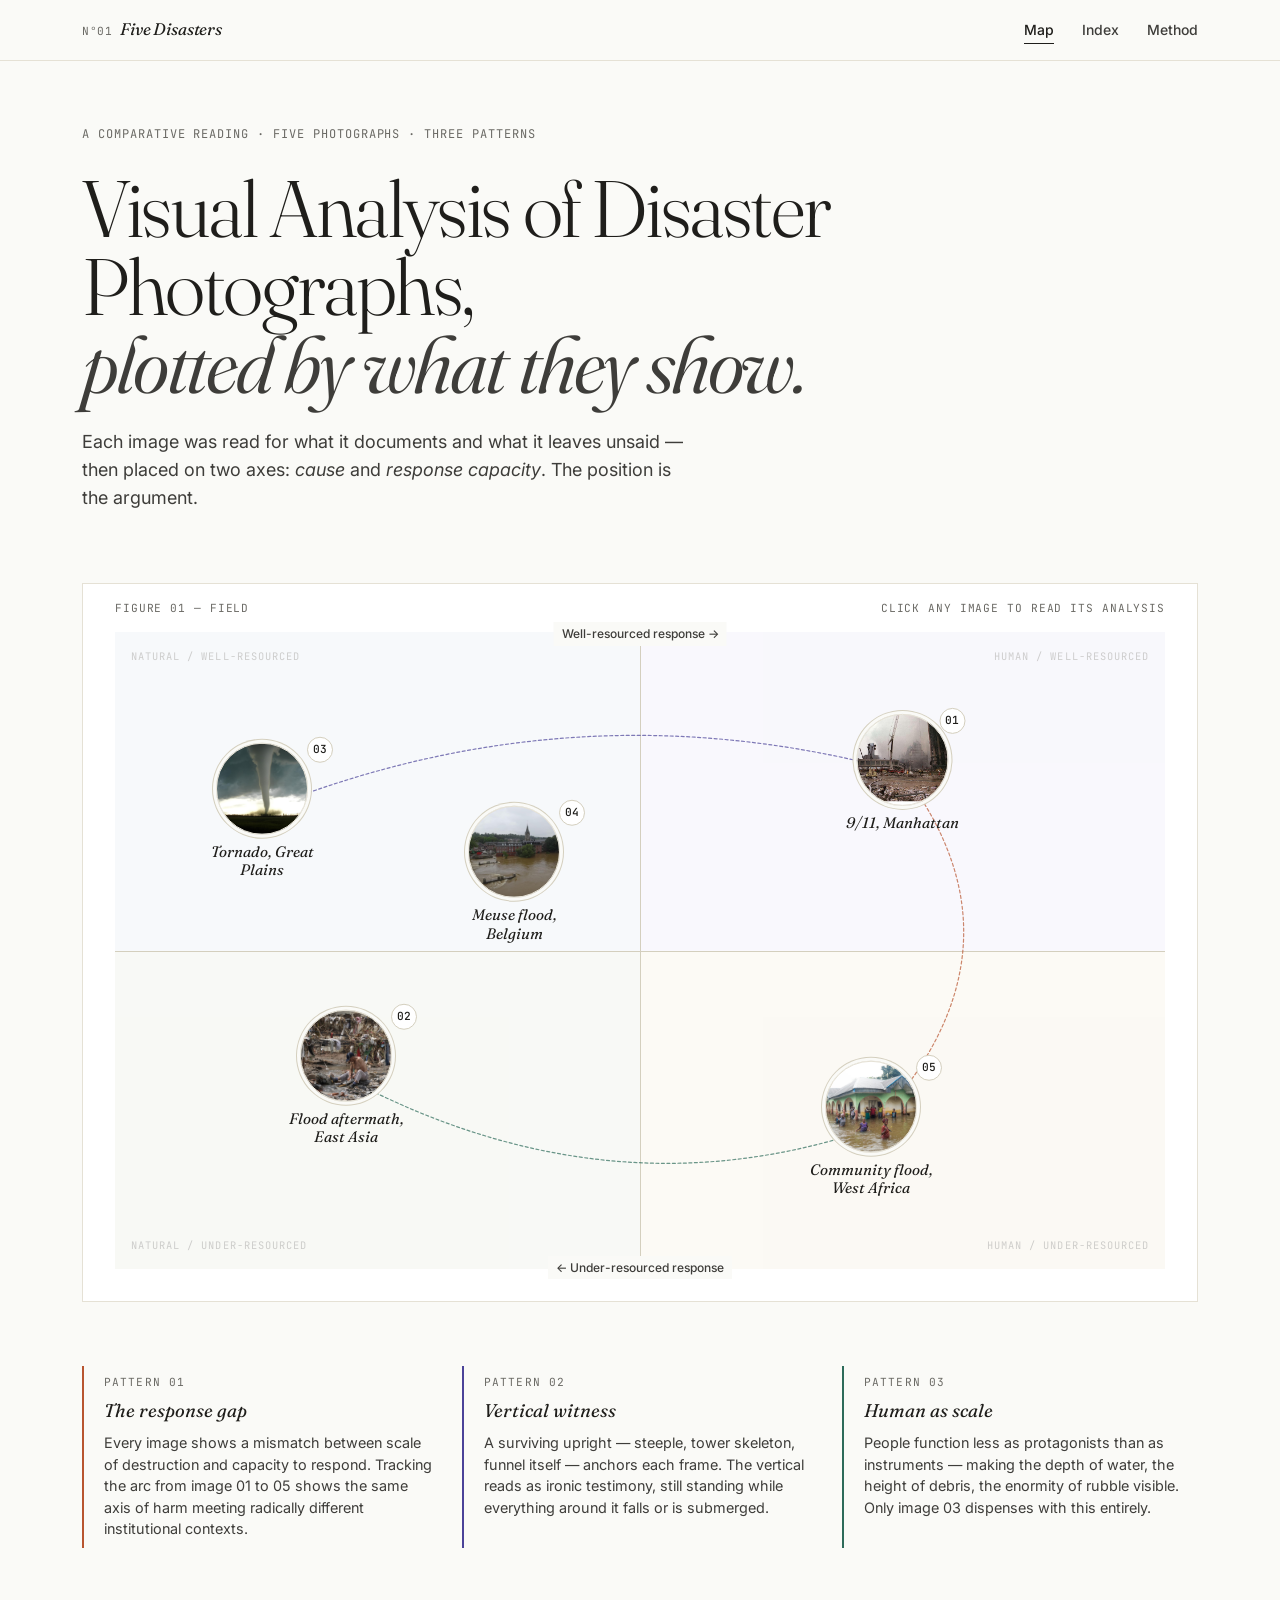
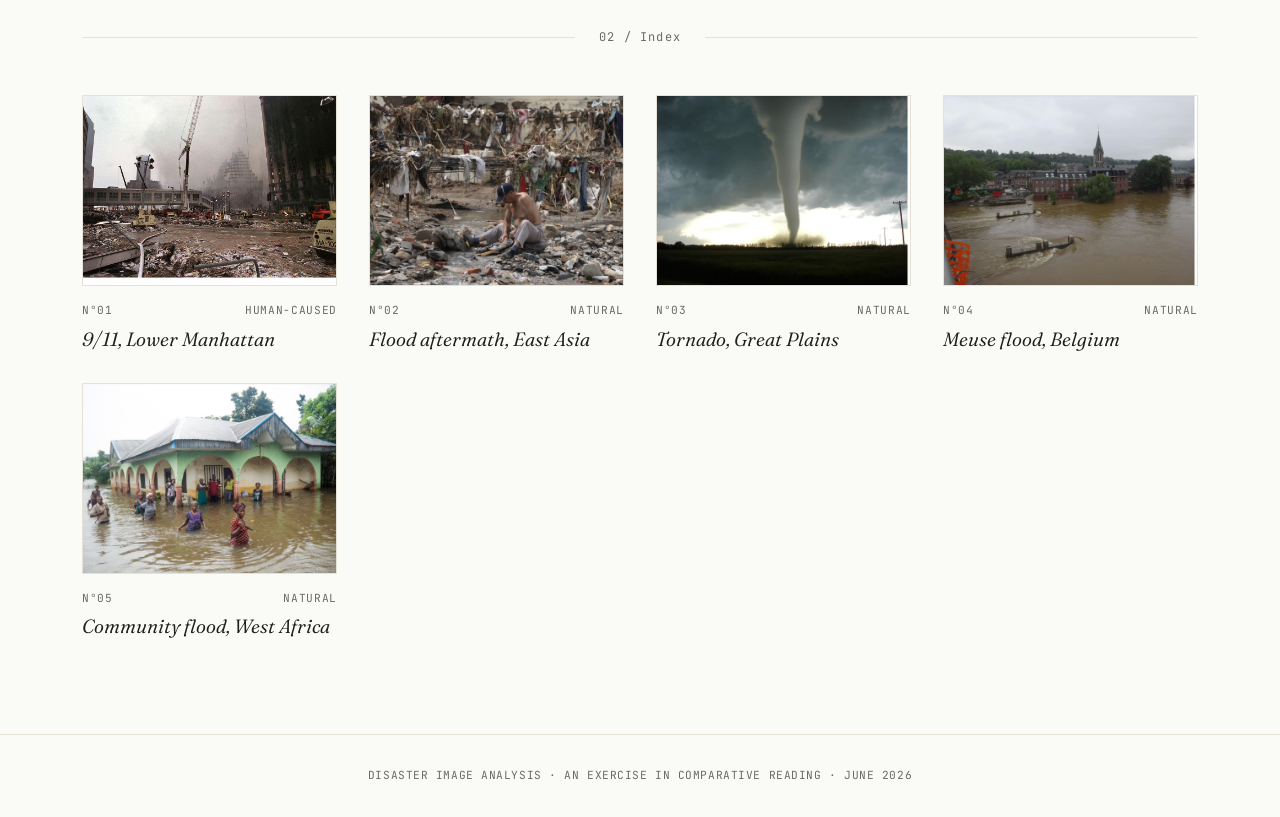
<file: index.html>
<!DOCTYPE html>
<html lang="en">
<head>
<meta charset="UTF-8">
<meta name="viewport" content="width=device-width, initial-scale=1.0">
<title>Five Disasters — A Comparative Reading</title>
<meta name="description" content="A visual analysis of five disaster photographs plotted by cause and response capacity, with three cross-cutting patterns.">
<link rel="stylesheet" href="css/styles.css">
</head>
<body>

<header class="site-header">
  <div class="site-header__inner">
    <a href="index.html" class="brand"><span class="brand-mark">N°01</span><em>Five Disasters</em></a>
    <nav class="nav">
      <a href="index.html" class="active">Map</a>
      <a href="#index">Index</a>
      <a href="about.html">Method</a>
    </nav>
  </div>
</header>

<main>

<section class="hero">
  <div class="hero__eyebrow eyebrow">A comparative reading · Five photographs · Three patterns</div>
  <h1 class="hero__title">Visual Analysis of Disaster Photographs,<br><em>plotted by what they show.</em></h1>
  <p class="hero__lede">Each image was read for what it documents and what it leaves unsaid — then placed on two axes: <em>cause</em> and <em>response capacity</em>. The position is the argument.</p>
</section>

<section class="map-section">
  <div class="map-frame">
    <div class="map-frame__header">
      <span>Figure 01 — Field</span>
      <span>Click any image to read its analysis</span>
    </div>

    <div class="map" aria-label="Map of five disaster images plotted on two axes">

      <div class="map__quadrant map__quadrant--nw">
        <span class="map__quadrant-label map__quadrant-label--nw">Natural / Well-resourced</span>
      </div>
      <div class="map__quadrant map__quadrant--ne">
        <span class="map__quadrant-label map__quadrant-label--ne">Human / Well-resourced</span>
      </div>
      <div class="map__quadrant map__quadrant--sw">
        <span class="map__quadrant-label map__quadrant-label--sw">Natural / Under-resourced</span>
      </div>
      <div class="map__quadrant map__quadrant--se">
        <span class="map__quadrant-label map__quadrant-label--se">Human / Under-resourced</span>
      </div>

      <div class="map__axes">
        <div class="map__axis map__axis--h"></div>
        <div class="map__axis map__axis--v"></div>
        <span class="map__axis-label map__axis-label--top">Well-resourced response →</span>
        <span class="map__axis-label map__axis-label--bottom">← Under-resourced response</span>
      </div>

      <svg class="map__patterns" id="pattern-arcs" viewBox="0 0 100 100" preserveAspectRatio="none" aria-hidden="true"></svg>

      <a href="image-1.html" class="node" style="left:75%; top:22%" aria-label="Image 1, 9/11 lower Manhattan">
        <div class="node__photo" style="background-image:url('images/img1.jpg')"><span class="node__index">01</span></div>
        <div class="node__label">9/11, Manhattan</div>
      </a>

      <a href="image-4.html" class="node" style="left:38%; top:38%" aria-label="Image 4, Meuse flood Belgium">
        <div class="node__photo" style="background-image:url('images/img4.jpg')"><span class="node__index">04</span></div>
        <div class="node__label">Meuse flood, Belgium</div>
      </a>

      <a href="image-3.html" class="node" style="left:14%; top:28%" aria-label="Image 3, Tornado">
        <div class="node__photo" style="background-image:url('images/img3.jpg')"><span class="node__index">03</span></div>
        <div class="node__label">Tornado, Great Plains</div>
      </a>

      <a href="image-2.html" class="node" style="left:22%; top:70%" aria-label="Image 2, Flood aftermath East Asia">
        <div class="node__photo" style="background-image:url('images/img2.jpg')"><span class="node__index">02</span></div>
        <div class="node__label">Flood aftermath, East Asia</div>
      </a>

      <a href="image-5.html" class="node" style="left:72%; top:78%" aria-label="Image 5, Community flood West Africa">
        <div class="node__photo" style="background-image:url('images/img5.jpg')"><span class="node__index">05</span></div>
        <div class="node__label">Community flood, West Africa</div>
      </a>

    </div>
  </div>
</section>

<section class="pattern-legend" aria-labelledby="patterns-heading">
  <div class="pattern-card pattern-card--response">
    <div class="pattern-card__num">Pattern 01</div>
    <div class="pattern-card__title">The response gap</div>
    <div class="pattern-card__body">Every image shows a mismatch between scale of destruction and capacity to respond. Tracking the arc from image 01 to 05 shows the same axis of harm meeting radically different institutional contexts.</div>
  </div>
  <div class="pattern-card pattern-card--vertical">
    <div class="pattern-card__num">Pattern 02</div>
    <div class="pattern-card__title">Vertical witness</div>
    <div class="pattern-card__body">A surviving upright — steeple, tower skeleton, funnel itself — anchors each frame. The vertical reads as ironic testimony, still standing while everything around it falls or is submerged.</div>
  </div>
  <div class="pattern-card pattern-card--scale">
    <div class="pattern-card__num">Pattern 03</div>
    <div class="pattern-card__title">Human as scale</div>
    <div class="pattern-card__body">People function less as protagonists than as instruments — making the depth of water, the height of debris, the enormity of rubble visible. Only image 03 dispenses with this entirely.</div>
  </div>
</section>

<div class="section-divider">
  <div class="section-divider__rule"></div>
  <div class="section-divider__num">02 / Index</div>
  <div class="section-divider__rule"></div>
</div>

<section class="index-grid" id="index">

  <a href="image-1.html" class="index-card">
    <div class="index-card__image" style="background-image:url('images/img1.jpg')"></div>
    <div class="index-card__meta"><span>N°01</span><span>Human-caused</span></div>
    <div class="index-card__title">9/11, Lower Manhattan</div>
  </a>

  <a href="image-2.html" class="index-card">
    <div class="index-card__image" style="background-image:url('images/img2.jpg')"></div>
    <div class="index-card__meta"><span>N°02</span><span>Natural</span></div>
    <div class="index-card__title">Flood aftermath, East Asia</div>
  </a>

  <a href="image-3.html" class="index-card">
    <div class="index-card__image" style="background-image:url('images/img3.jpg')"></div>
    <div class="index-card__meta"><span>N°03</span><span>Natural</span></div>
    <div class="index-card__title">Tornado, Great Plains</div>
  </a>

  <a href="image-4.html" class="index-card">
    <div class="index-card__image" style="background-image:url('images/img4.jpg')"></div>
    <div class="index-card__meta"><span>N°04</span><span>Natural</span></div>
    <div class="index-card__title">Meuse flood, Belgium</div>
  </a>

  <a href="image-5.html" class="index-card">
    <div class="index-card__image" style="background-image:url('images/img5.jpg')"></div>
    <div class="index-card__meta"><span>N°05</span><span>Natural</span></div>
    <div class="index-card__title">Community flood, West Africa</div>
  </a>

</section>

</main>

<footer class="footer">
  Disaster Image Analysis · An exercise in comparative reading · June 2026
</footer>

<script src="js/main.js"></script>
</body>
</html>
</file>
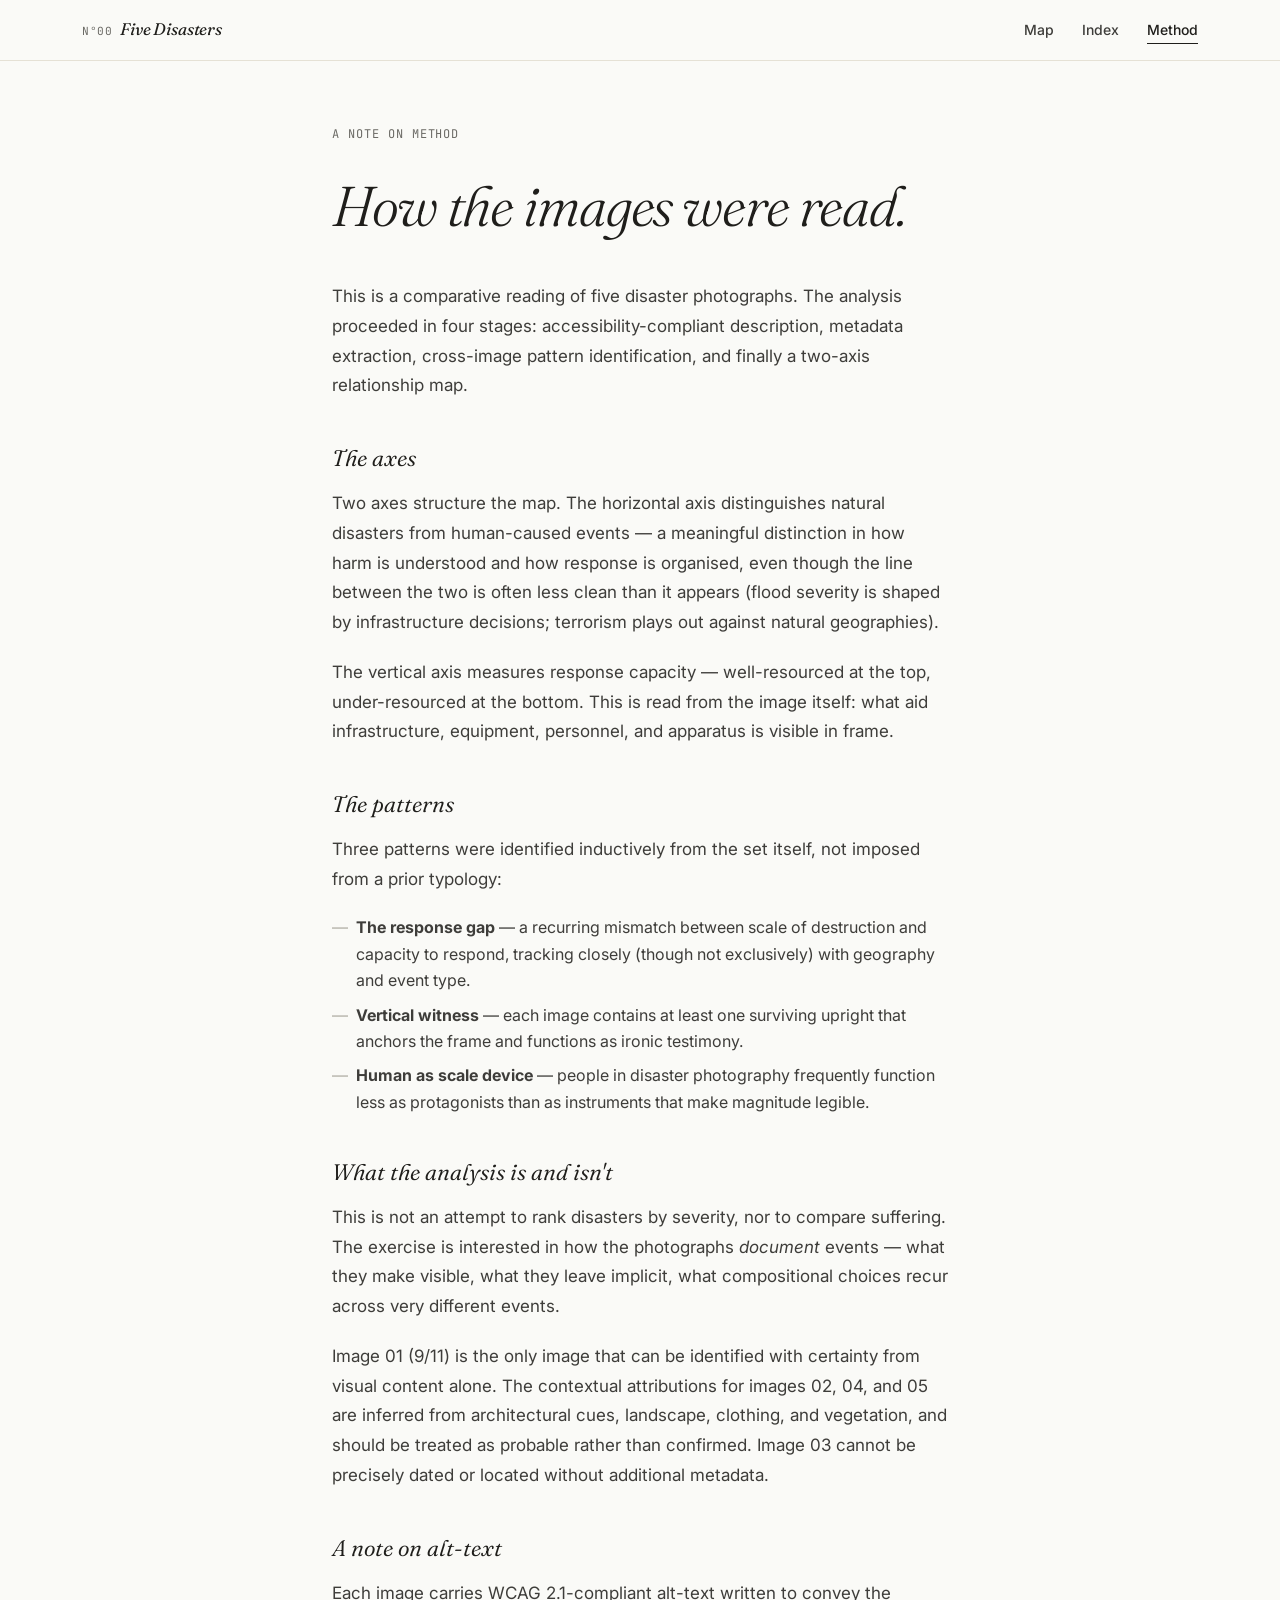
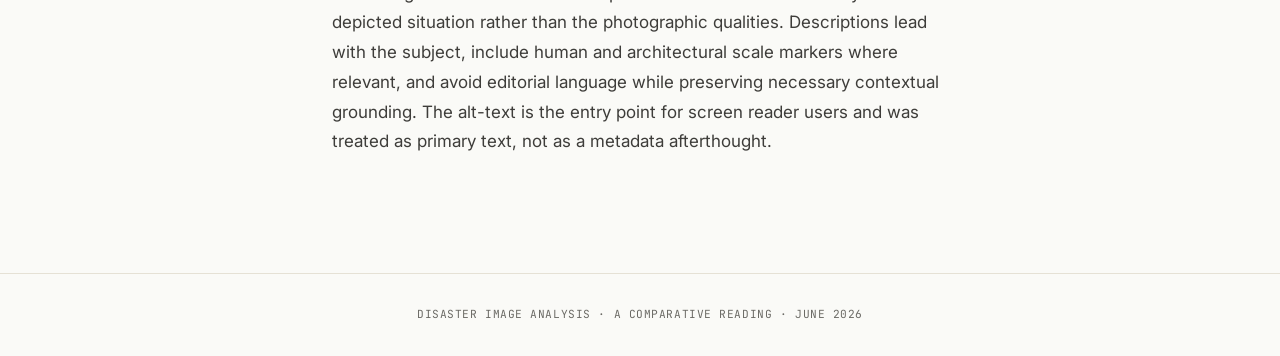
<file: about.html>
<!DOCTYPE html>
<html lang="en">
<head>
<meta charset="UTF-8">
<meta name="viewport" content="width=device-width, initial-scale=1.0">
<title>Method — Five Disasters</title>
<meta name="description" content="Notes on the comparative reading method used in this analysis.">
<link rel="stylesheet" href="css/styles.css">
</head>
<body>

<header class="site-header">
  <div class="site-header__inner">
    <a href="index.html" class="brand"><span class="brand-mark">N°00</span><em>Five Disasters</em></a>
    <nav class="nav">
      <a href="index.html">Map</a>
      <a href="index.html#index">Index</a>
      <a href="about.html" class="active">Method</a>
    </nav>
  </div>
</header>

<main class="about-page">

  <div class="eyebrow" style="margin-bottom: 1rem;">A note on method</div>
  <h1>How the images were read.</h1>

  <p>This is a comparative reading of five disaster photographs. The analysis proceeded in four stages: accessibility-compliant description, metadata extraction, cross-image pattern identification, and finally a two-axis relationship map.</p>

  <h2>The axes</h2>

  <p>Two axes structure the map. The horizontal axis distinguishes natural disasters from human-caused events — a meaningful distinction in how harm is understood and how response is organised, even though the line between the two is often less clean than it appears (flood severity is shaped by infrastructure decisions; terrorism plays out against natural geographies).</p>

  <p>The vertical axis measures response capacity — well-resourced at the top, under-resourced at the bottom. This is read from the image itself: what aid infrastructure, equipment, personnel, and apparatus is visible in frame.</p>

  <h2>The patterns</h2>

  <p>Three patterns were identified inductively from the set itself, not imposed from a prior typology:</p>

  <ul>
    <li><strong>The response gap</strong> — a recurring mismatch between scale of destruction and capacity to respond, tracking closely (though not exclusively) with geography and event type.</li>
    <li><strong>Vertical witness</strong> — each image contains at least one surviving upright that anchors the frame and functions as ironic testimony.</li>
    <li><strong>Human as scale device</strong> — people in disaster photography frequently function less as protagonists than as instruments that make magnitude legible.</li>
  </ul>

  <h2>What the analysis is and isn't</h2>

  <p>This is not an attempt to rank disasters by severity, nor to compare suffering. The exercise is interested in how the photographs <em>document</em> events — what they make visible, what they leave implicit, what compositional choices recur across very different events.</p>

  <p>Image 01 (9/11) is the only image that can be identified with certainty from visual content alone. The contextual attributions for images 02, 04, and 05 are inferred from architectural cues, landscape, clothing, and vegetation, and should be treated as probable rather than confirmed. Image 03 cannot be precisely dated or located without additional metadata.</p>

  <h2>A note on alt-text</h2>

  <p>Each image carries WCAG 2.1-compliant alt-text written to convey the depicted situation rather than the photographic qualities. Descriptions lead with the subject, include human and architectural scale markers where relevant, and avoid editorial language while preserving necessary contextual grounding. The alt-text is the entry point for screen reader users and was treated as primary text, not as a metadata afterthought.</p>

</main>

<footer class="footer">
  Disaster Image Analysis · A comparative reading · June 2026
</footer>

<script src="js/main.js"></script>
</body>
</html>
</file>
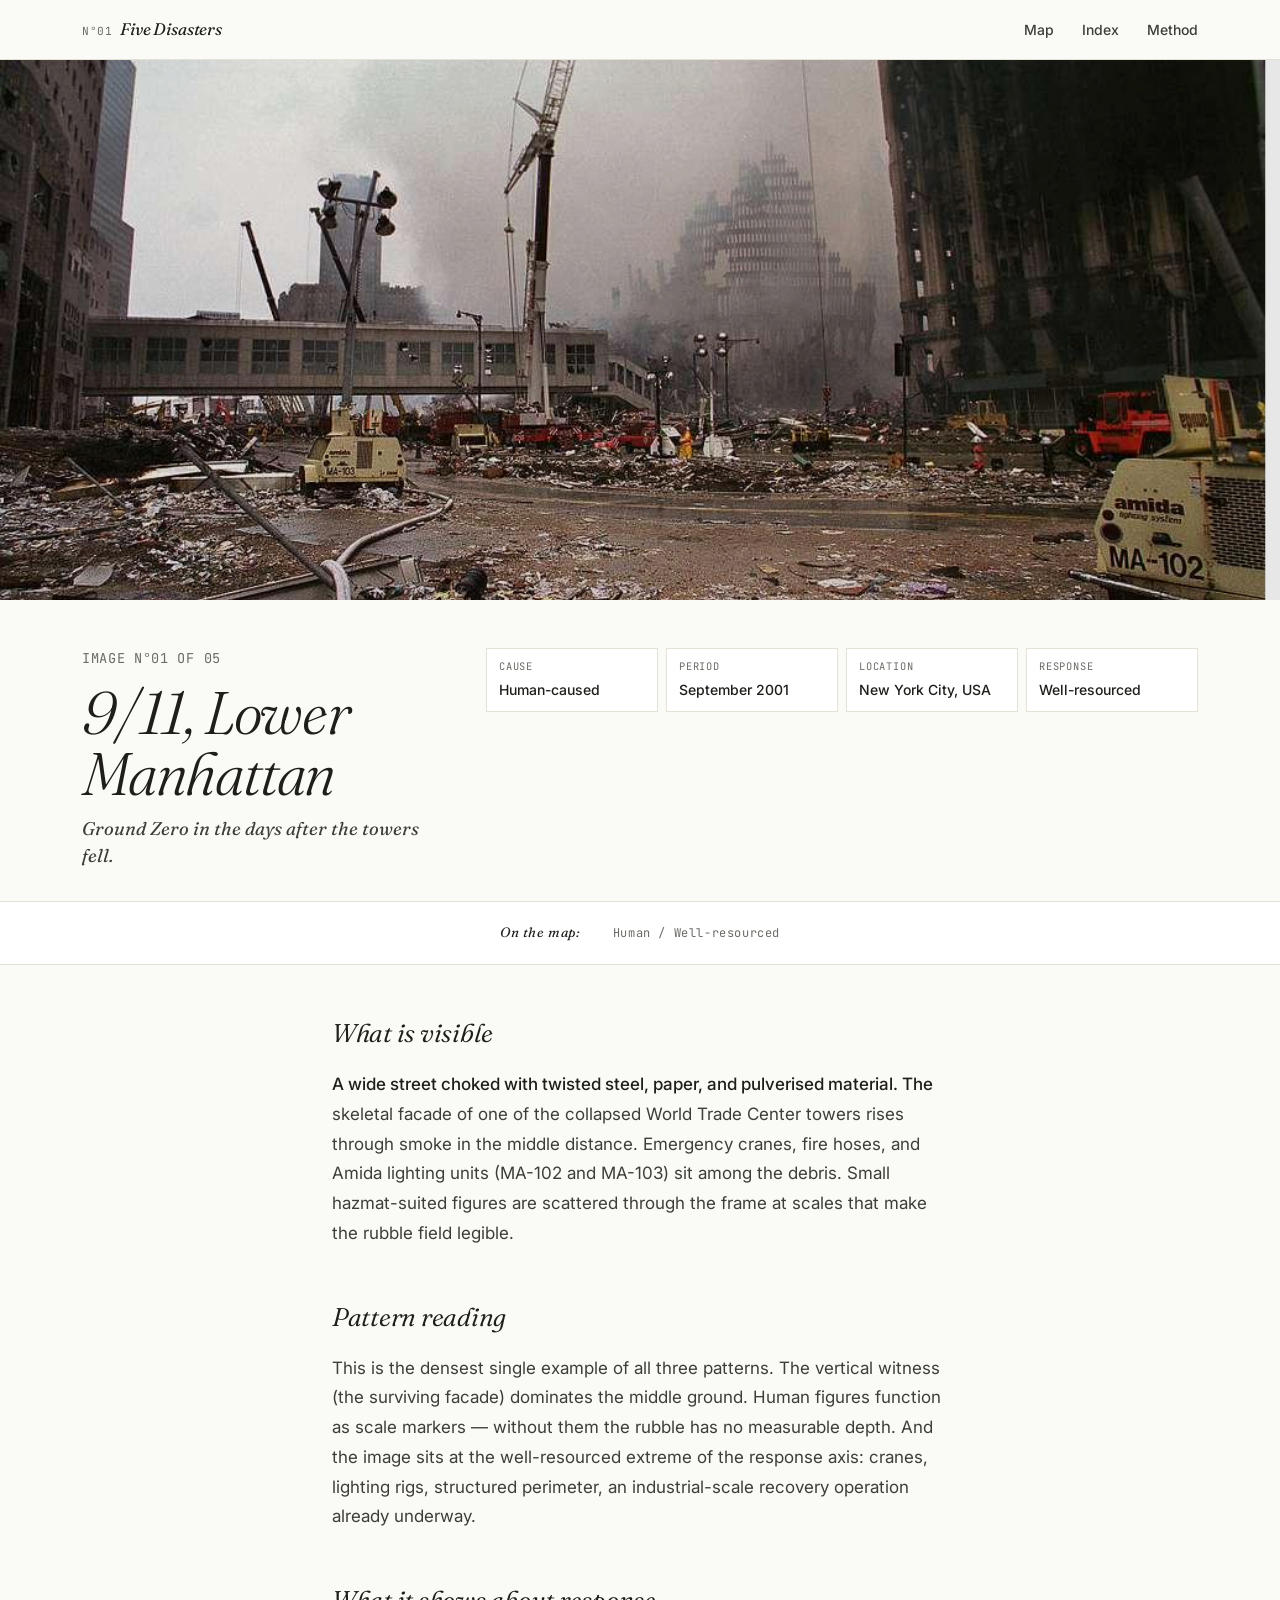
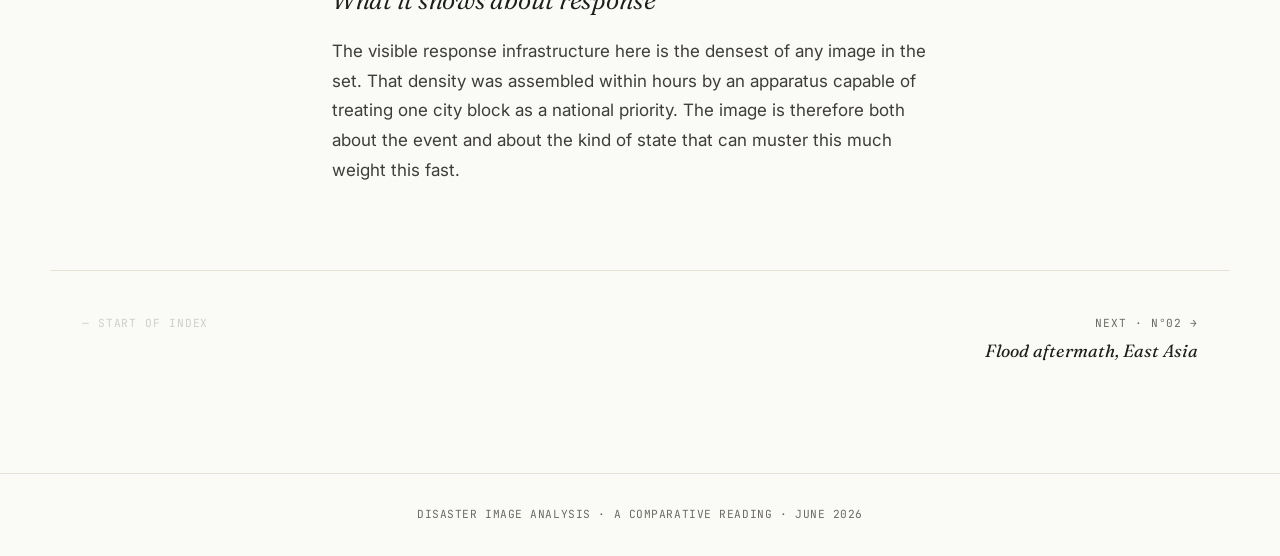
<file: image-1.html>
<!DOCTYPE html>
<html lang="en">
<head>
<meta charset="UTF-8">
<meta name="viewport" content="width=device-width, initial-scale=1.0">
<title>N°01 · 9/11, Lower Manhattan — Five Disasters</title>
<meta name="description" content="Ground Zero in the days after the towers fell.">
<link rel="stylesheet" href="css/styles.css">
</head>
<body>

<header class="site-header">
  <div class="site-header__inner">
    <a href="index.html" class="brand"><span class="brand-mark">N°01</span><em>Five Disasters</em></a>
    <nav class="nav">
      <a href="index.html">Map</a>
      <a href="index.html#index">Index</a>
      <a href="about.html">Method</a>
    </nav>
  </div>
</header>

<main>

<section class="detail-hero">
  <img class="detail-hero__image" src="images/img1.jpg" alt="Debris-strewn streets in lower Manhattan in the aftermath of the September 11, 2001 terrorist attacks. The skeletal facade of one of the collapsed World Trade Center towers rises through smoke and haze. Emergency vehicles, cranes, fire hoses, and rescue equipment are visible amid widespread rubble.">
</section>

<section class="detail-meta">
  <div>
    <div class="detail-meta__index">Image N°01 of 05</div>
    <h1 class="detail-title">9/11, Lower Manhattan</h1>
    <p style="font-family:var(--font-display); font-style:italic; font-size:1.15rem; color:var(--ink-soft); margin-top:.75rem; line-height:1.45;">Ground Zero in the days after the towers fell.</p>
  </div>
  <div class="tag-grid">
    <div class="tag"><div class="tag__label">Cause</div><div class="tag__value">Human-caused</div></div>
    <div class="tag"><div class="tag__label">Period</div><div class="tag__value">September 2001</div></div>
    <div class="tag"><div class="tag__label">Location</div><div class="tag__value">New York City, USA</div></div>
    <div class="tag"><div class="tag__label">Response</div><div class="tag__value">Well-resourced</div></div>
  </div>
</section>

<div class="patterns-belt">
  <div class="patterns-belt__inner">
    <span style="font-style:italic; font-family:var(--font-display); font-size:.85rem; color:var(--ink);">On the map:</span>
    <span class="patterns-belt__item">Human / Well-resourced</span>
  </div>
</div>

<article class="prose">
      <h2>What is visible</h2>
      <p>A wide street choked with twisted steel, paper, and pulverised material. The skeletal facade of one of the collapsed World Trade Center towers rises through smoke in the middle distance. Emergency cranes, fire hoses, and Amida lighting units (MA-102 and MA-103) sit among the debris. Small hazmat-suited figures are scattered through the frame at scales that make the rubble field legible.</p>

      <h2>Pattern reading</h2>
      <p>This is the densest single example of all three patterns. The vertical witness (the surviving facade) dominates the middle ground. Human figures function as scale markers — without them the rubble has no measurable depth. And the image sits at the well-resourced extreme of the response axis: cranes, lighting rigs, structured perimeter, an industrial-scale recovery operation already underway.</p>

      <h2>What it shows about response</h2>
      <p>The visible response infrastructure here is the densest of any image in the set. That density was assembled within hours by an apparatus capable of treating one city block as a national priority. The image is therefore both about the event and about the kind of state that can muster this much weight this fast.</p>

</article>

<nav class="detail-nav" aria-label="Image navigation">
  <span class="detail-nav__link detail-nav__link--disabled"><span class="detail-nav__dir">— Start of index</span><span class="detail-nav__title">&nbsp;</span></span>
  <a href="image-2.html" class="detail-nav__link detail-nav__link--next">
        <span class="detail-nav__dir">Next · N°02 →</span>
        <span class="detail-nav__title">Flood aftermath, East Asia</span>
      </a>
</nav>

</main>

<footer class="footer">
  Disaster Image Analysis · A comparative reading · June 2026
</footer>

<script src="js/main.js"></script>
</body>
</html>
</file>
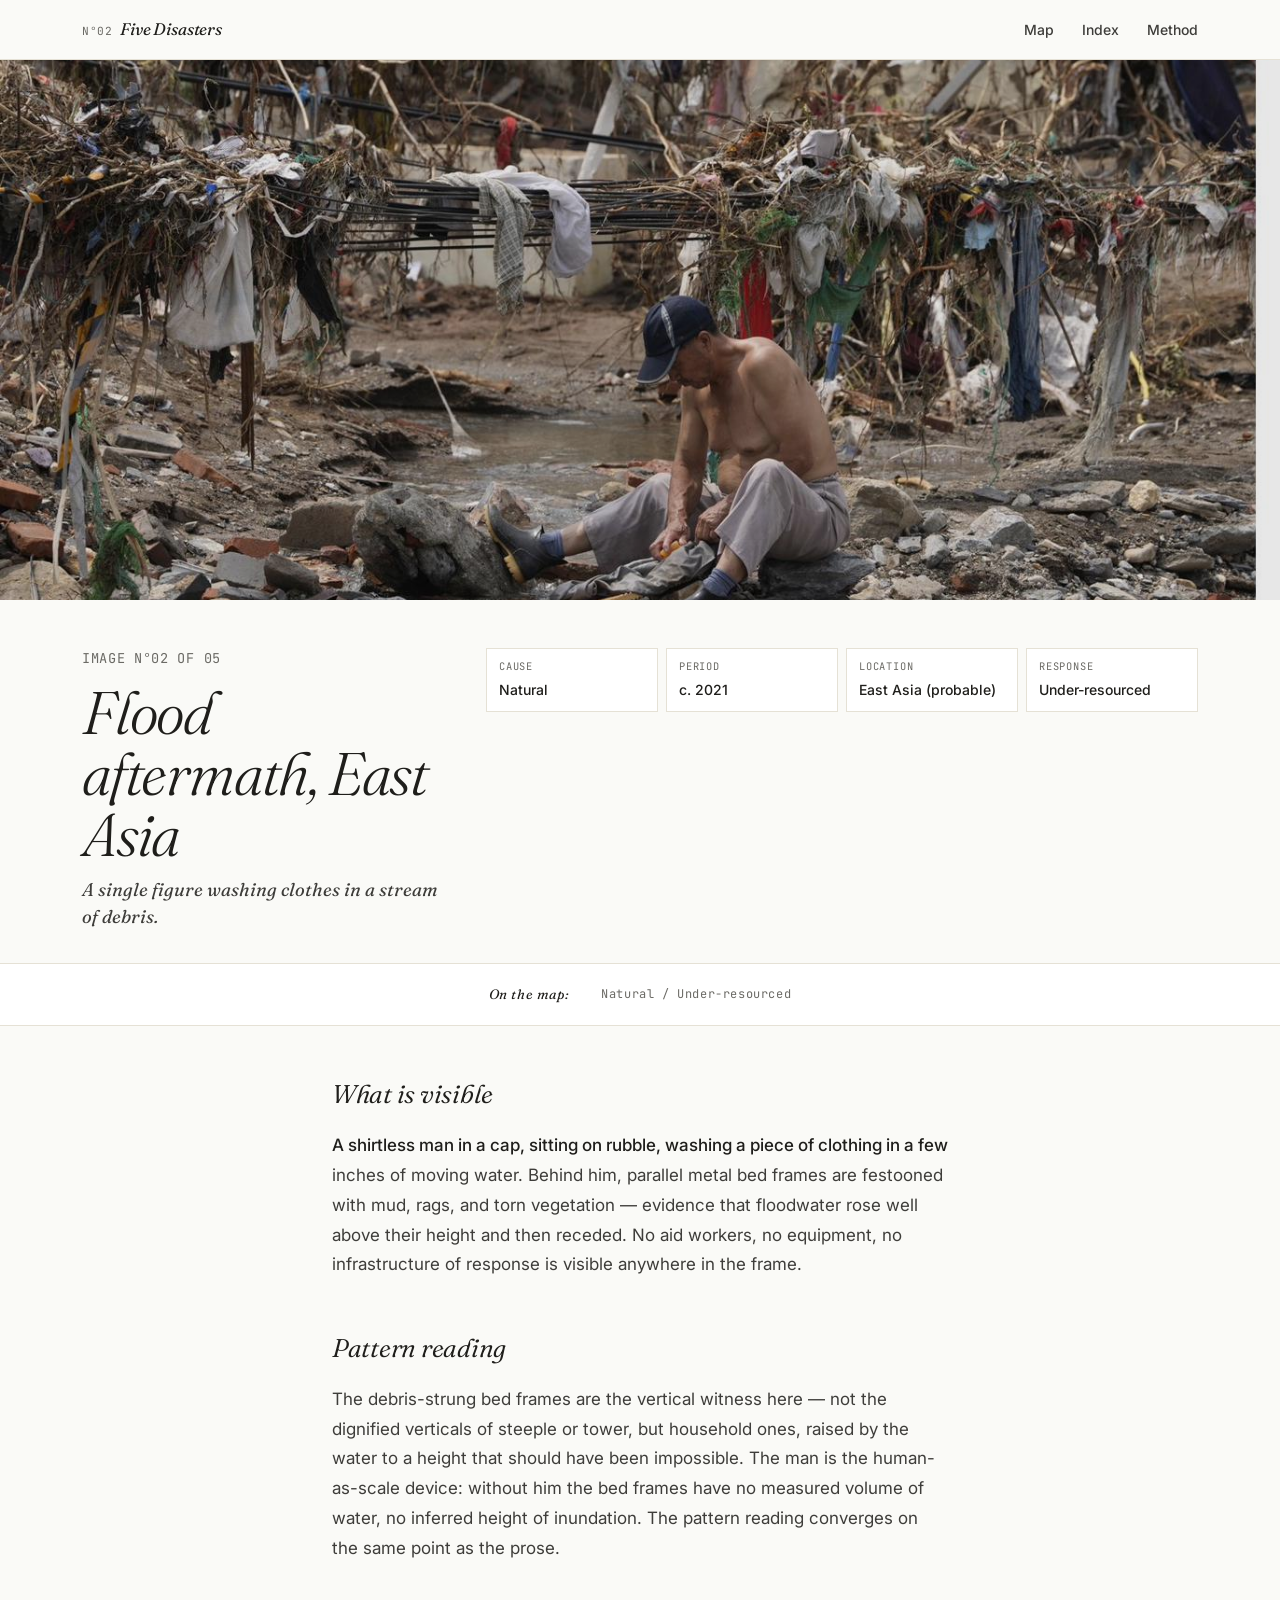
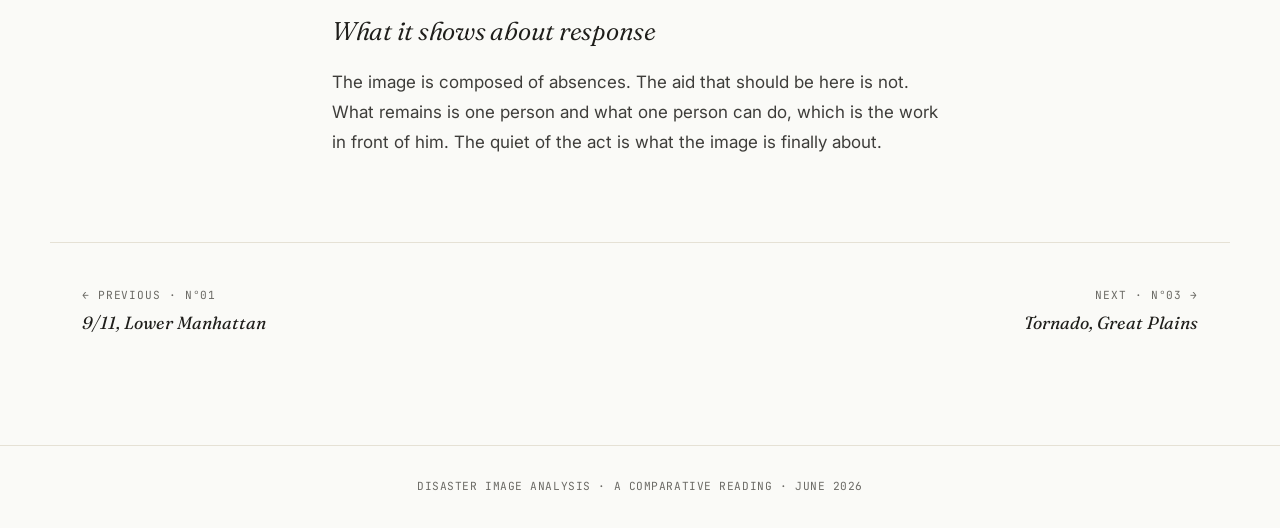
<file: image-2.html>
<!DOCTYPE html>
<html lang="en">
<head>
<meta charset="UTF-8">
<meta name="viewport" content="width=device-width, initial-scale=1.0">
<title>N°02 · Flood aftermath, East Asia — Five Disasters</title>
<meta name="description" content="A single figure washing clothes in a stream of debris.">
<link rel="stylesheet" href="css/styles.css">
</head>
<body>

<header class="site-header">
  <div class="site-header__inner">
    <a href="index.html" class="brand"><span class="brand-mark">N°02</span><em>Five Disasters</em></a>
    <nav class="nav">
      <a href="index.html">Map</a>
      <a href="index.html#index">Index</a>
      <a href="about.html">Method</a>
    </nav>
  </div>
</header>

<main>

<section class="detail-hero">
  <img class="detail-hero__image" src="images/img2.jpg" alt="A shirtless man wearing a baseball cap sits on rocky, debris-covered ground washing clothing in a small stream. Behind him, metal bed frames and structural railings are tangled with mud-caked debris, branches, and scraps of clothing — evidence of severe flood damage.">
</section>

<section class="detail-meta">
  <div>
    <div class="detail-meta__index">Image N°02 of 05</div>
    <h1 class="detail-title">Flood aftermath, East Asia</h1>
    <p style="font-family:var(--font-display); font-style:italic; font-size:1.15rem; color:var(--ink-soft); margin-top:.75rem; line-height:1.45;">A single figure washing clothes in a stream of debris.</p>
  </div>
  <div class="tag-grid">
    <div class="tag"><div class="tag__label">Cause</div><div class="tag__value">Natural</div></div>
    <div class="tag"><div class="tag__label">Period</div><div class="tag__value">c. 2021</div></div>
    <div class="tag"><div class="tag__label">Location</div><div class="tag__value">East Asia (probable)</div></div>
    <div class="tag"><div class="tag__label">Response</div><div class="tag__value">Under-resourced</div></div>
  </div>
</section>

<div class="patterns-belt">
  <div class="patterns-belt__inner">
    <span style="font-style:italic; font-family:var(--font-display); font-size:.85rem; color:var(--ink);">On the map:</span>
    <span class="patterns-belt__item">Natural / Under-resourced</span>
  </div>
</div>

<article class="prose">
      <h2>What is visible</h2>
      <p>A shirtless man in a cap, sitting on rubble, washing a piece of clothing in a few inches of moving water. Behind him, parallel metal bed frames are festooned with mud, rags, and torn vegetation — evidence that floodwater rose well above their height and then receded. No aid workers, no equipment, no infrastructure of response is visible anywhere in the frame.</p>

      <h2>Pattern reading</h2>
      <p>The debris-strung bed frames are the vertical witness here — not the dignified verticals of steeple or tower, but household ones, raised by the water to a height that should have been impossible. The man is the human-as-scale device: without him the bed frames have no measured volume of water, no inferred height of inundation. The pattern reading converges on the same point as the prose.</p>

      <h2>What it shows about response</h2>
      <p>The image is composed of absences. The aid that should be here is not. What remains is one person and what one person can do, which is the work in front of him. The quiet of the act is what the image is finally about.</p>

</article>

<nav class="detail-nav" aria-label="Image navigation">
  <a href="image-1.html" class="detail-nav__link">
        <span class="detail-nav__dir">← Previous · N°01</span>
        <span class="detail-nav__title">9/11, Lower Manhattan</span>
      </a>
  <a href="image-3.html" class="detail-nav__link detail-nav__link--next">
        <span class="detail-nav__dir">Next · N°03 →</span>
        <span class="detail-nav__title">Tornado, Great Plains</span>
      </a>
</nav>

</main>

<footer class="footer">
  Disaster Image Analysis · A comparative reading · June 2026
</footer>

<script src="js/main.js"></script>
</body>
</html>
</file>
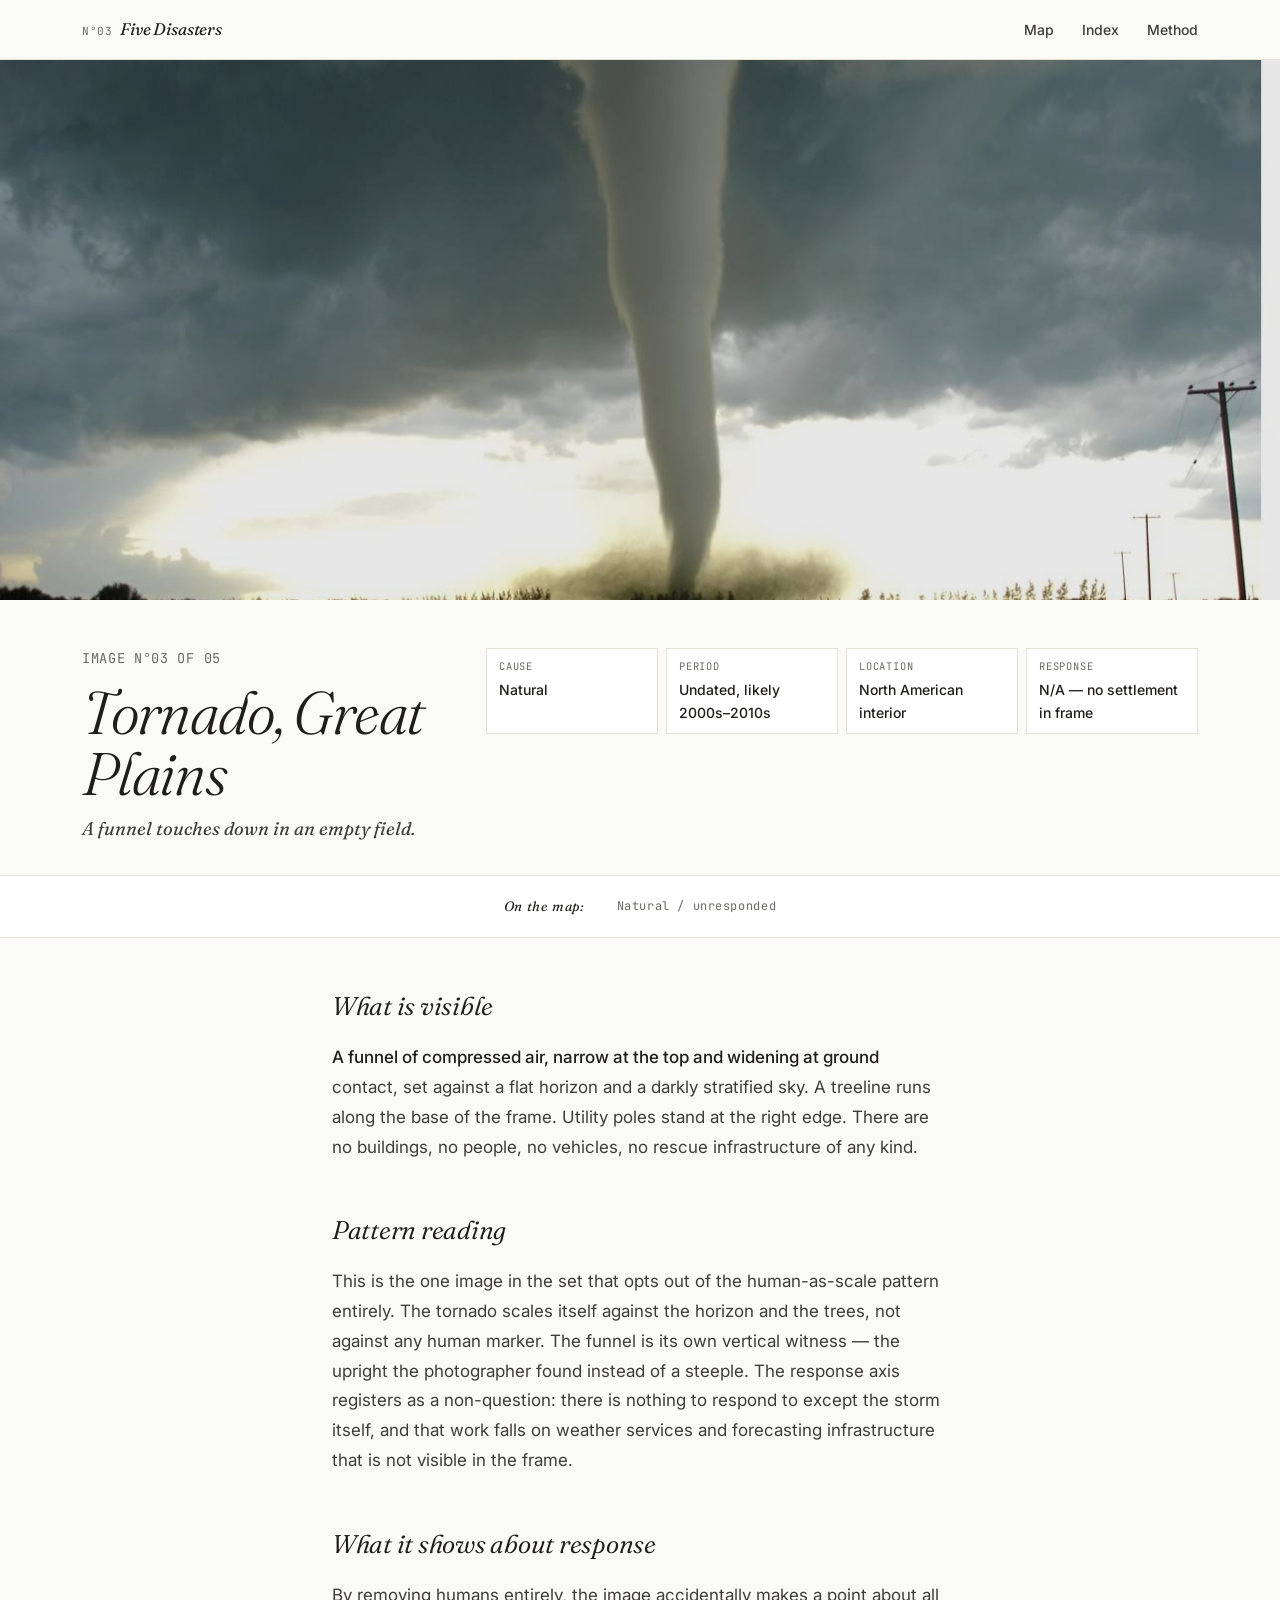
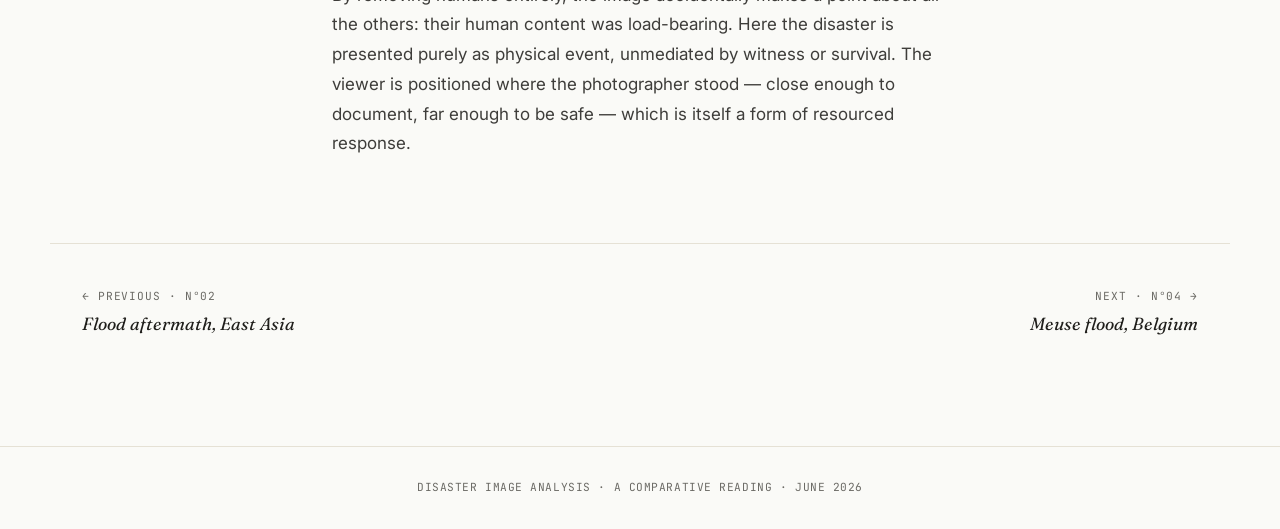
<file: image-3.html>
<!DOCTYPE html>
<html lang="en">
<head>
<meta charset="UTF-8">
<meta name="viewport" content="width=device-width, initial-scale=1.0">
<title>N°03 · Tornado, Great Plains — Five Disasters</title>
<meta name="description" content="A funnel touches down in an empty field.">
<link rel="stylesheet" href="css/styles.css">
</head>
<body>

<header class="site-header">
  <div class="site-header__inner">
    <a href="index.html" class="brand"><span class="brand-mark">N°03</span><em>Five Disasters</em></a>
    <nav class="nav">
      <a href="index.html">Map</a>
      <a href="index.html#index">Index</a>
      <a href="about.html">Method</a>
    </nav>
  </div>
</header>

<main>

<section class="detail-hero">
  <img class="detail-hero__image" src="images/img3.jpg" alt="A large, well-defined tornado with a narrow funnel touches down in a flat, open agricultural field. Dark storm clouds dominate the sky above. A bright glow of light is visible near the horizon. Utility poles are silhouetted in the background on the right.">
</section>

<section class="detail-meta">
  <div>
    <div class="detail-meta__index">Image N°03 of 05</div>
    <h1 class="detail-title">Tornado, Great Plains</h1>
    <p style="font-family:var(--font-display); font-style:italic; font-size:1.15rem; color:var(--ink-soft); margin-top:.75rem; line-height:1.45;">A funnel touches down in an empty field.</p>
  </div>
  <div class="tag-grid">
    <div class="tag"><div class="tag__label">Cause</div><div class="tag__value">Natural</div></div>
    <div class="tag"><div class="tag__label">Period</div><div class="tag__value">Undated, likely 2000s–2010s</div></div>
    <div class="tag"><div class="tag__label">Location</div><div class="tag__value">North American interior</div></div>
    <div class="tag"><div class="tag__label">Response</div><div class="tag__value">N/A — no settlement in frame</div></div>
  </div>
</section>

<div class="patterns-belt">
  <div class="patterns-belt__inner">
    <span style="font-style:italic; font-family:var(--font-display); font-size:.85rem; color:var(--ink);">On the map:</span>
    <span class="patterns-belt__item">Natural / unresponded</span>
  </div>
</div>

<article class="prose">
      <h2>What is visible</h2>
      <p>A funnel of compressed air, narrow at the top and widening at ground contact, set against a flat horizon and a darkly stratified sky. A treeline runs along the base of the frame. Utility poles stand at the right edge. There are no buildings, no people, no vehicles, no rescue infrastructure of any kind.</p>

      <h2>Pattern reading</h2>
      <p>This is the one image in the set that opts out of the human-as-scale pattern entirely. The tornado scales itself against the horizon and the trees, not against any human marker. The funnel is its own vertical witness — the upright the photographer found instead of a steeple. The response axis registers as a non-question: there is nothing to respond to except the storm itself, and that work falls on weather services and forecasting infrastructure that is not visible in the frame.</p>

      <h2>What it shows about response</h2>
      <p>By removing humans entirely, the image accidentally makes a point about all the others: their human content was load-bearing. Here the disaster is presented purely as physical event, unmediated by witness or survival. The viewer is positioned where the photographer stood — close enough to document, far enough to be safe — which is itself a form of resourced response.</p>

</article>

<nav class="detail-nav" aria-label="Image navigation">
  <a href="image-2.html" class="detail-nav__link">
        <span class="detail-nav__dir">← Previous · N°02</span>
        <span class="detail-nav__title">Flood aftermath, East Asia</span>
      </a>
  <a href="image-4.html" class="detail-nav__link detail-nav__link--next">
        <span class="detail-nav__dir">Next · N°04 →</span>
        <span class="detail-nav__title">Meuse flood, Belgium</span>
      </a>
</nav>

</main>

<footer class="footer">
  Disaster Image Analysis · A comparative reading · June 2026
</footer>

<script src="js/main.js"></script>
</body>
</html>
</file>
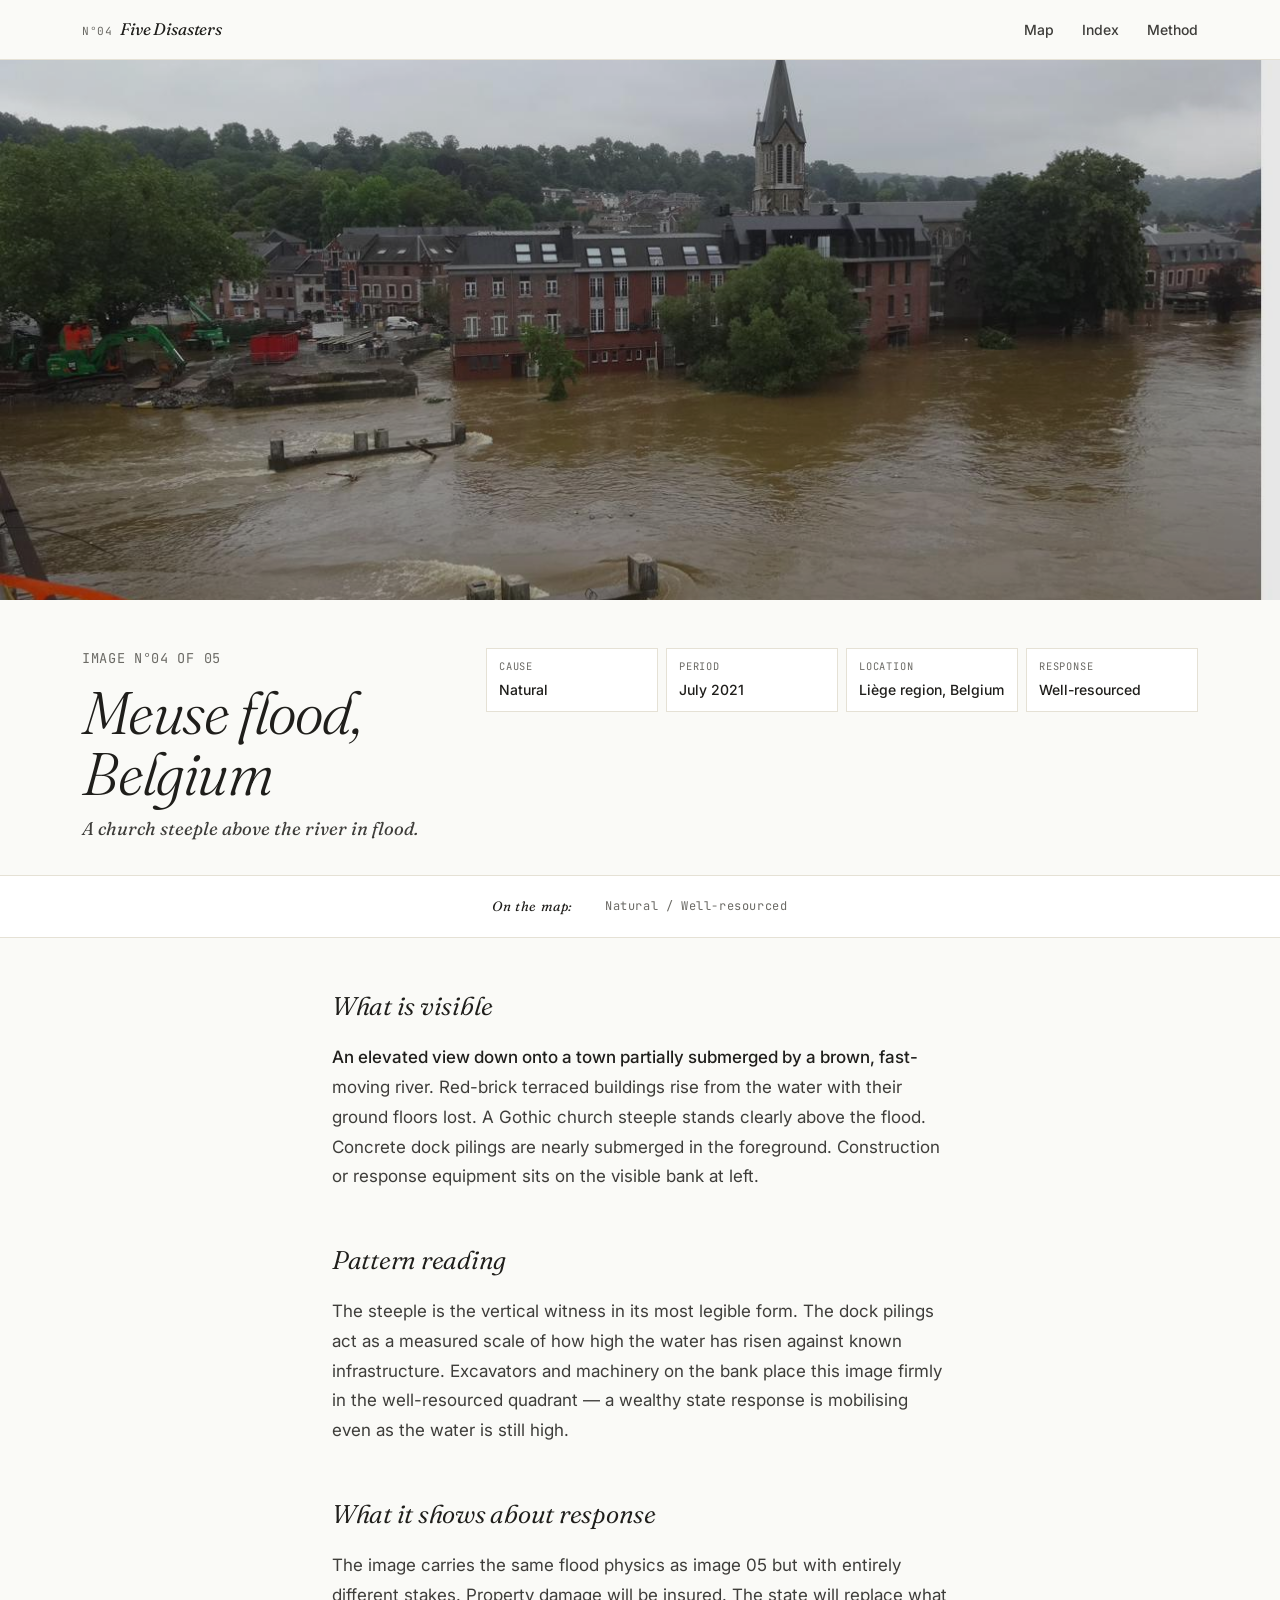
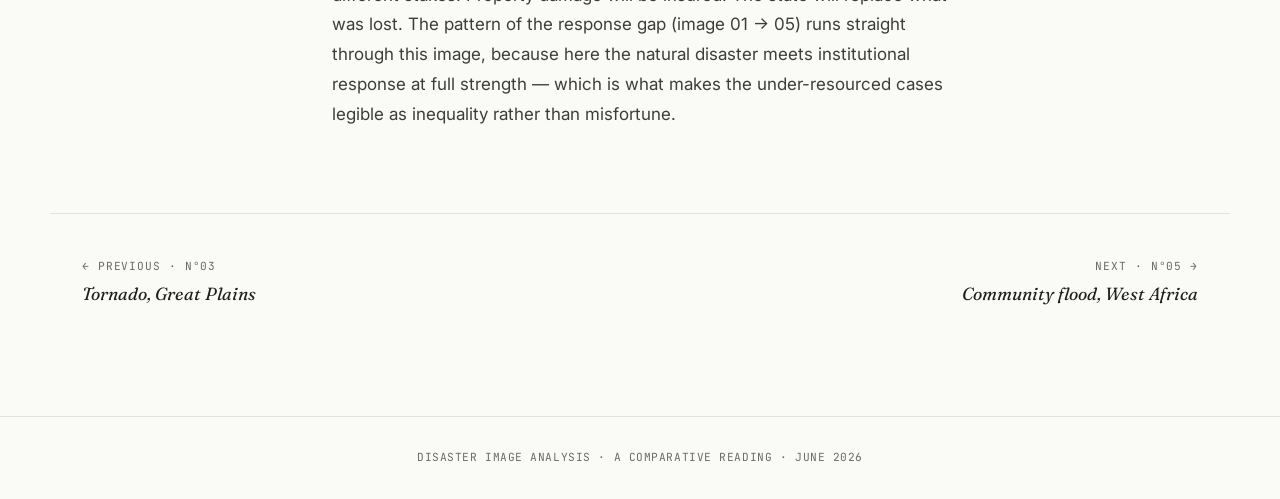
<file: image-4.html>
<!DOCTYPE html>
<html lang="en">
<head>
<meta charset="UTF-8">
<meta name="viewport" content="width=device-width, initial-scale=1.0">
<title>N°04 · Meuse flood, Belgium — Five Disasters</title>
<meta name="description" content="A church steeple above the river in flood.">
<link rel="stylesheet" href="css/styles.css">
</head>
<body>

<header class="site-header">
  <div class="site-header__inner">
    <a href="index.html" class="brand"><span class="brand-mark">N°04</span><em>Five Disasters</em></a>
    <nav class="nav">
      <a href="index.html">Map</a>
      <a href="index.html#index">Index</a>
      <a href="about.html">Method</a>
    </nav>
  </div>
</header>

<main>

<section class="detail-hero">
  <img class="detail-hero__image" src="images/img4.jpg" alt="An aerial view of a flooded European town, with brown, fast-moving floodwaters submerging streets, trees, and the lower floors of red-brick buildings. A tall Gothic church steeple rises above the floodwaters. Concrete dock pilings are partially submerged in the foreground.">
</section>

<section class="detail-meta">
  <div>
    <div class="detail-meta__index">Image N°04 of 05</div>
    <h1 class="detail-title">Meuse flood, Belgium</h1>
    <p style="font-family:var(--font-display); font-style:italic; font-size:1.15rem; color:var(--ink-soft); margin-top:.75rem; line-height:1.45;">A church steeple above the river in flood.</p>
  </div>
  <div class="tag-grid">
    <div class="tag"><div class="tag__label">Cause</div><div class="tag__value">Natural</div></div>
    <div class="tag"><div class="tag__label">Period</div><div class="tag__value">July 2021</div></div>
    <div class="tag"><div class="tag__label">Location</div><div class="tag__value">Liège region, Belgium</div></div>
    <div class="tag"><div class="tag__label">Response</div><div class="tag__value">Well-resourced</div></div>
  </div>
</section>

<div class="patterns-belt">
  <div class="patterns-belt__inner">
    <span style="font-style:italic; font-family:var(--font-display); font-size:.85rem; color:var(--ink);">On the map:</span>
    <span class="patterns-belt__item">Natural / Well-resourced</span>
  </div>
</div>

<article class="prose">
      <h2>What is visible</h2>
      <p>An elevated view down onto a town partially submerged by a brown, fast-moving river. Red-brick terraced buildings rise from the water with their ground floors lost. A Gothic church steeple stands clearly above the flood. Concrete dock pilings are nearly submerged in the foreground. Construction or response equipment sits on the visible bank at left.</p>

      <h2>Pattern reading</h2>
      <p>The steeple is the vertical witness in its most legible form. The dock pilings act as a measured scale of how high the water has risen against known infrastructure. Excavators and machinery on the bank place this image firmly in the well-resourced quadrant — a wealthy state response is mobilising even as the water is still high.</p>

      <h2>What it shows about response</h2>
      <p>The image carries the same flood physics as image 05 but with entirely different stakes. Property damage will be insured. The state will replace what was lost. The pattern of the response gap (image 01 → 05) runs straight through this image, because here the natural disaster meets institutional response at full strength — which is what makes the under-resourced cases legible as inequality rather than misfortune.</p>

</article>

<nav class="detail-nav" aria-label="Image navigation">
  <a href="image-3.html" class="detail-nav__link">
        <span class="detail-nav__dir">← Previous · N°03</span>
        <span class="detail-nav__title">Tornado, Great Plains</span>
      </a>
  <a href="image-5.html" class="detail-nav__link detail-nav__link--next">
        <span class="detail-nav__dir">Next · N°05 →</span>
        <span class="detail-nav__title">Community flood, West Africa</span>
      </a>
</nav>

</main>

<footer class="footer">
  Disaster Image Analysis · A comparative reading · June 2026
</footer>

<script src="js/main.js"></script>
</body>
</html>
</file>
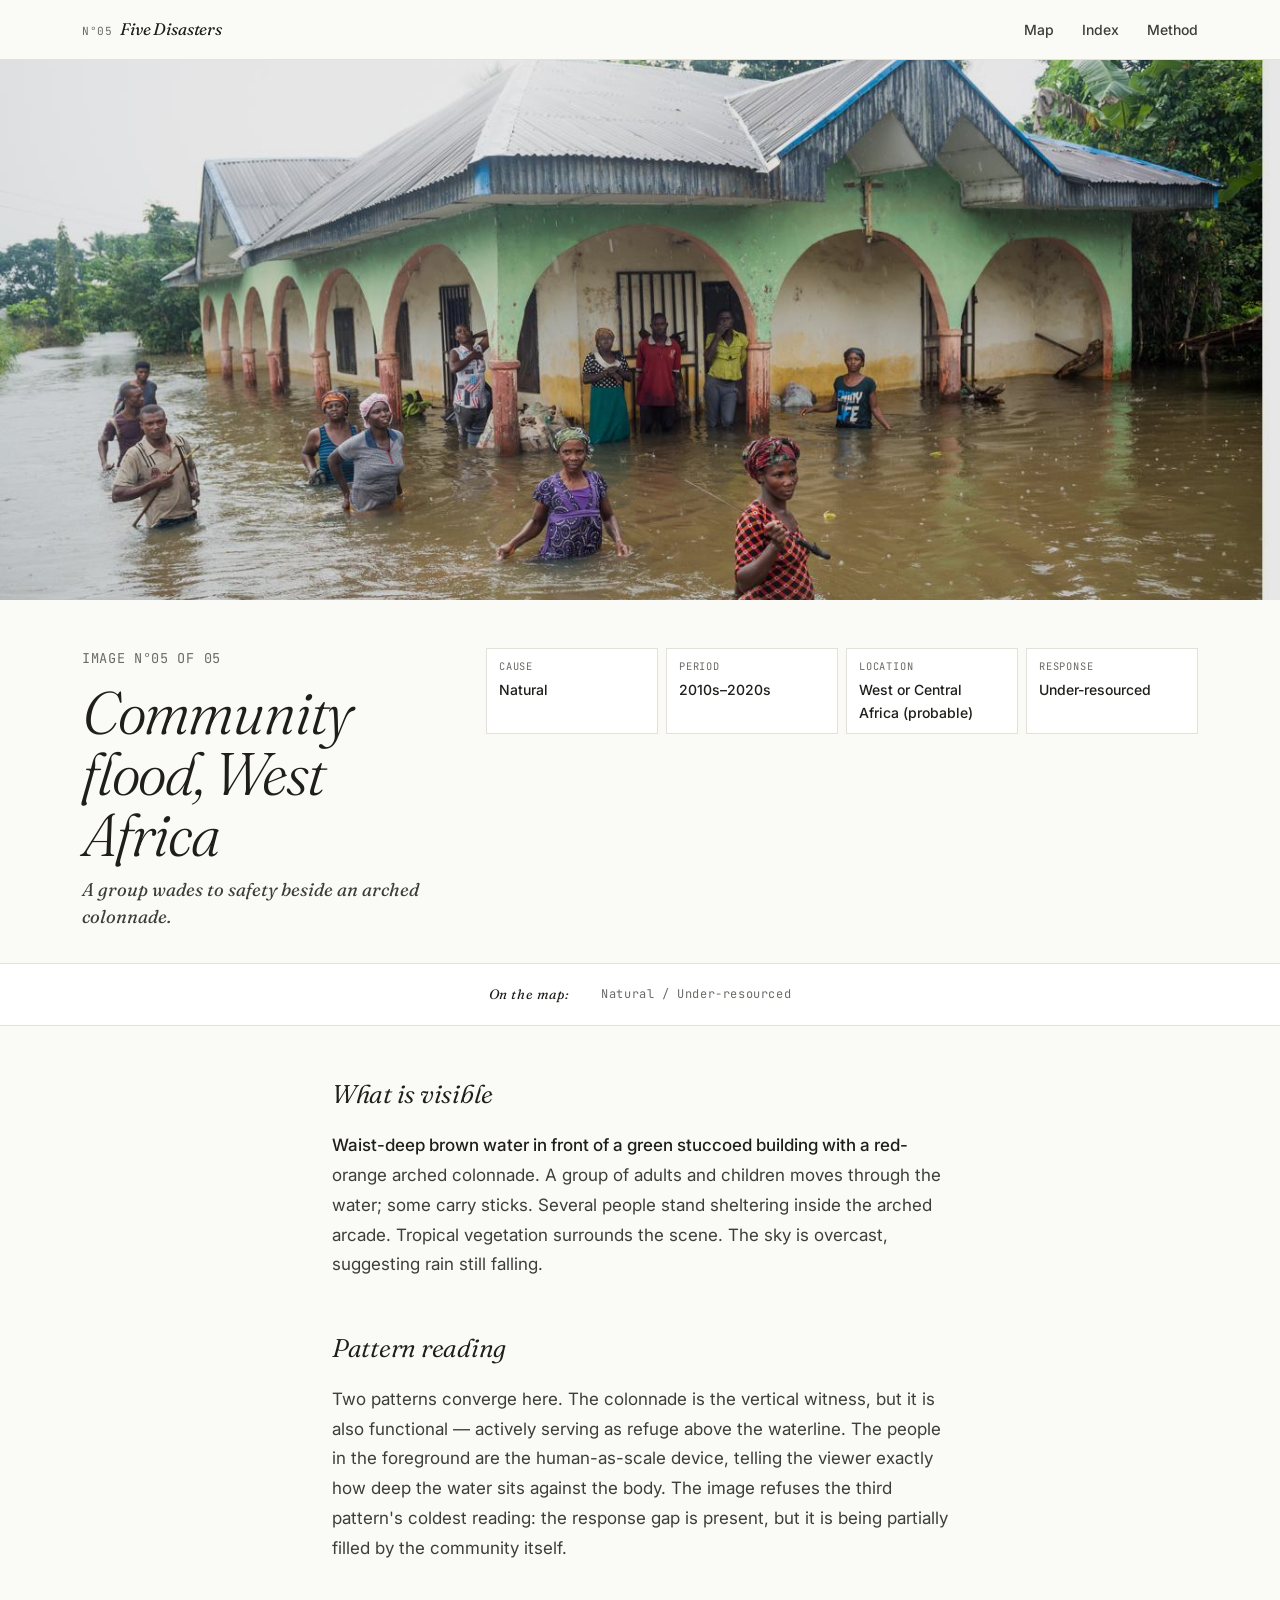
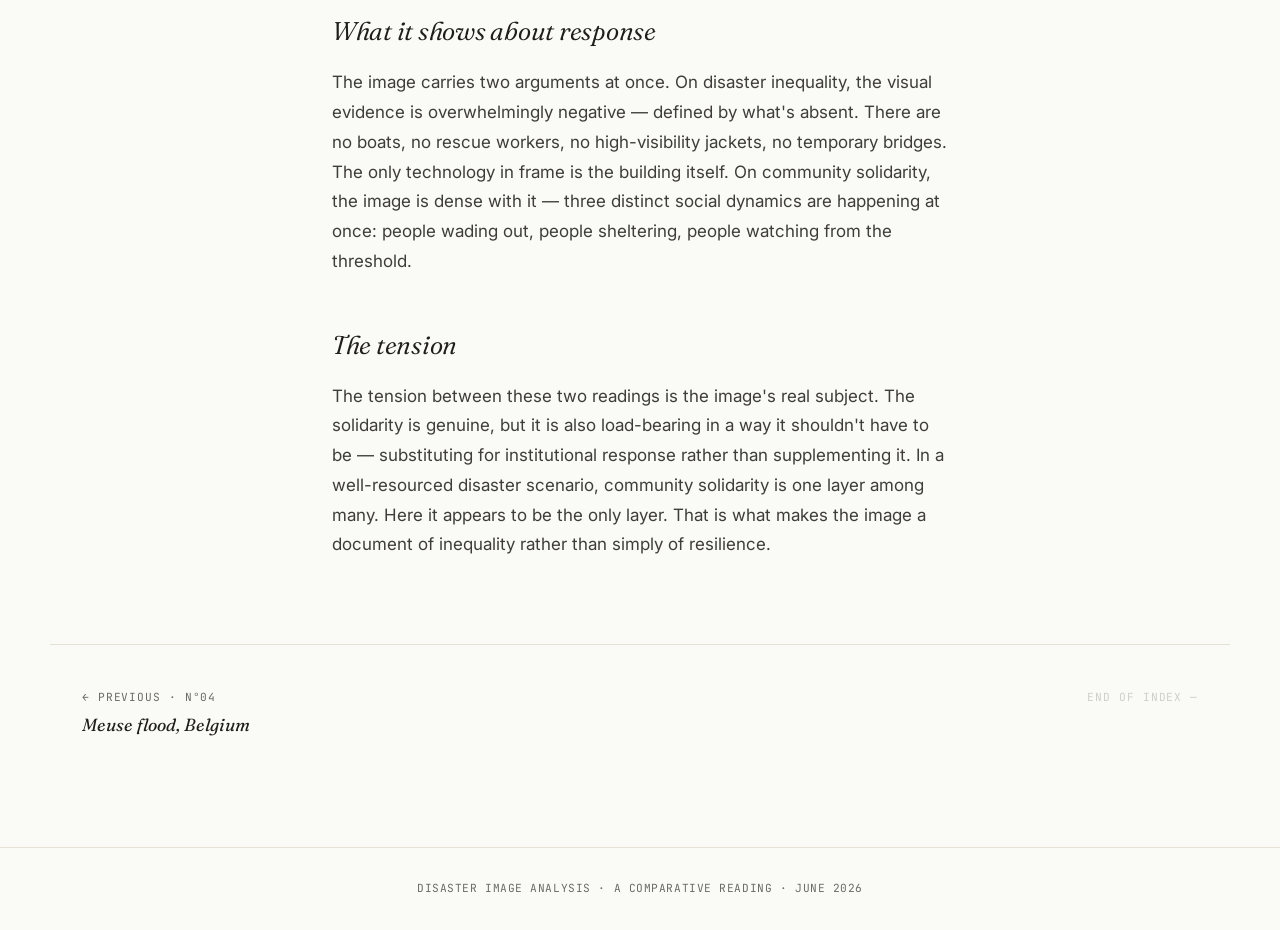
<file: image-5.html>
<!DOCTYPE html>
<html lang="en">
<head>
<meta charset="UTF-8">
<meta name="viewport" content="width=device-width, initial-scale=1.0">
<title>N°05 · Community flood, West Africa — Five Disasters</title>
<meta name="description" content="A group wades to safety beside an arched colonnade.">
<link rel="stylesheet" href="css/styles.css">
</head>
<body>

<header class="site-header">
  <div class="site-header__inner">
    <a href="index.html" class="brand"><span class="brand-mark">N°05</span><em>Five Disasters</em></a>
    <nav class="nav">
      <a href="index.html">Map</a>
      <a href="index.html#index">Index</a>
      <a href="about.html">Method</a>
    </nav>
  </div>
</header>

<main>

<section class="detail-hero">
  <img class="detail-hero__image" src="images/img5.jpg" alt="A group of adults and children wade through waist-deep brown floodwaters in front of a green single-story building with arched columns. Several people stand sheltering inside the building's covered arcade. Lush tropical vegetation is visible in the background under an overcast sky.">
</section>

<section class="detail-meta">
  <div>
    <div class="detail-meta__index">Image N°05 of 05</div>
    <h1 class="detail-title">Community flood, West Africa</h1>
    <p style="font-family:var(--font-display); font-style:italic; font-size:1.15rem; color:var(--ink-soft); margin-top:.75rem; line-height:1.45;">A group wades to safety beside an arched colonnade.</p>
  </div>
  <div class="tag-grid">
    <div class="tag"><div class="tag__label">Cause</div><div class="tag__value">Natural</div></div>
    <div class="tag"><div class="tag__label">Period</div><div class="tag__value">2010s–2020s</div></div>
    <div class="tag"><div class="tag__label">Location</div><div class="tag__value">West or Central Africa (probable)</div></div>
    <div class="tag"><div class="tag__label">Response</div><div class="tag__value">Under-resourced</div></div>
  </div>
</section>

<div class="patterns-belt">
  <div class="patterns-belt__inner">
    <span style="font-style:italic; font-family:var(--font-display); font-size:.85rem; color:var(--ink);">On the map:</span>
    <span class="patterns-belt__item">Natural / Under-resourced</span>
  </div>
</div>

<article class="prose">
      <h2>What is visible</h2>
      <p>Waist-deep brown water in front of a green stuccoed building with a red-orange arched colonnade. A group of adults and children moves through the water; some carry sticks. Several people stand sheltering inside the arched arcade. Tropical vegetation surrounds the scene. The sky is overcast, suggesting rain still falling.</p>

      <h2>Pattern reading</h2>
      <p>Two patterns converge here. The colonnade is the vertical witness, but it is also functional — actively serving as refuge above the waterline. The people in the foreground are the human-as-scale device, telling the viewer exactly how deep the water sits against the body. The image refuses the third pattern's coldest reading: the response gap is present, but it is being partially filled by the community itself.</p>

      <h2>What it shows about response</h2>
      <p>The image carries two arguments at once. On disaster inequality, the visual evidence is overwhelmingly negative — defined by what's absent. There are no boats, no rescue workers, no high-visibility jackets, no temporary bridges. The only technology in frame is the building itself. On community solidarity, the image is dense with it — three distinct social dynamics are happening at once: people wading out, people sheltering, people watching from the threshold.</p>

      <h2>The tension</h2>
      <p>The tension between these two readings is the image's real subject. The solidarity is genuine, but it is also load-bearing in a way it shouldn't have to be — substituting for institutional response rather than supplementing it. In a well-resourced disaster scenario, community solidarity is one layer among many. Here it appears to be the only layer. That is what makes the image a document of inequality rather than simply of resilience.</p>

</article>

<nav class="detail-nav" aria-label="Image navigation">
  <a href="image-4.html" class="detail-nav__link">
        <span class="detail-nav__dir">← Previous · N°04</span>
        <span class="detail-nav__title">Meuse flood, Belgium</span>
      </a>
  <span class="detail-nav__link detail-nav__link--next detail-nav__link--disabled"><span class="detail-nav__dir">End of index —</span><span class="detail-nav__title">&nbsp;</span></span>
</nav>

</main>

<footer class="footer">
  Disaster Image Analysis · A comparative reading · June 2026
</footer>

<script src="js/main.js"></script>
</body>
</html>
</file>
<file: css/styles.css>
@import url('https://fonts.googleapis.com/css2?family=Fraunces:ital,opsz,wght@0,9..144,300..600;1,9..144,300..500&family=Inter:wght@400;500&family=JetBrains+Mono:wght@400;500&display=swap');

:root {
  --paper: #FAFAF7;
  --surface: #FFFFFF;
  --ink: #1F1E1B;
  --ink-soft: #3E3D3A;
  --muted: #6B6A65;
  --faint: #B0AEA5;
  --rule: #E5E1D5;
  --rule-strong: #D4CFBE;
  --accent: #1F3A5C;
  --accent-hover: #15294A;

  --c-natural-well: #EEF2F7;
  --c-human-well: #F1F0FA;
  --c-natural-under: #F0F2EA;
  --c-human-under: #F8F3E8;

  --p-response: #B85530;
  --p-vertical: #4B4399;
  --p-scale: #2D6B5A;

  --font-display: 'Fraunces', Georgia, serif;
  --font-body: 'Inter', -apple-system, sans-serif;
  --font-mono: 'JetBrains Mono', 'SF Mono', monospace;

  --content-max: 1180px;
  --prose-max: 680px;
}

* { box-sizing: border-box; margin: 0; padding: 0; }

html { scroll-behavior: smooth; }

body {
  background: var(--paper);
  color: var(--ink);
  font-family: var(--font-body);
  font-size: 16px;
  line-height: 1.6;
  -webkit-font-smoothing: antialiased;
  text-rendering: optimizeLegibility;
}

a { color: var(--accent); text-decoration: none; transition: color .15s; }
a:hover { color: var(--accent-hover); }
img { max-width: 100%; display: block; }

:focus-visible {
  outline: 2px solid var(--accent);
  outline-offset: 3px;
  border-radius: 2px;
}

.site-header {
  position: sticky;
  top: 0;
  z-index: 50;
  background: rgba(250, 250, 247, 0.92);
  backdrop-filter: blur(10px);
  -webkit-backdrop-filter: blur(10px);
  border-bottom: 1px solid var(--rule);
}

.site-header__inner {
  max-width: var(--content-max);
  margin: 0 auto;
  padding: 1rem 2rem;
  display: flex;
  align-items: baseline;
  justify-content: space-between;
  gap: 2rem;
}

.brand {
  font-family: var(--font-display);
  font-size: 1.05rem;
  font-weight: 400;
  font-style: italic;
  letter-spacing: -0.01em;
  color: var(--ink);
}

.brand-mark {
  font-style: normal;
  font-family: var(--font-mono);
  font-size: 0.7rem;
  color: var(--muted);
  margin-right: 0.5rem;
  letter-spacing: 0.05em;
  text-transform: uppercase;
}

.nav {
  display: flex;
  gap: 1.75rem;
  font-size: 0.875rem;
}

.nav a {
  color: var(--ink-soft);
  font-weight: 500;
}

.nav a:hover { color: var(--accent); }
.nav a.active { color: var(--ink); border-bottom: 1px solid var(--ink); padding-bottom: 2px; }

main { min-height: 80vh; }

.eyebrow {
  font-family: var(--font-mono);
  font-size: 0.75rem;
  color: var(--muted);
  letter-spacing: 0.08em;
  text-transform: uppercase;
}

.display {
  font-family: var(--font-display);
  font-weight: 350;
  font-style: italic;
  letter-spacing: -0.02em;
  line-height: 1.05;
  color: var(--ink);
}

.h1 { font-size: clamp(2.5rem, 6vw, 4.5rem); }
.h2 { font-size: clamp(1.75rem, 3.5vw, 2.5rem); }
.h3 { font-size: clamp(1.25rem, 2.2vw, 1.5rem); }

.hero {
  max-width: var(--content-max);
  margin: 0 auto;
  padding: 4rem 2rem 2rem;
}

.hero__eyebrow { margin-bottom: 1.5rem; }
.hero__title {
  font-family: var(--font-display);
  font-weight: 300;
  letter-spacing: -0.03em;
  font-size: clamp(2.75rem, 6.5vw, 5rem);
  line-height: 0.98;
  margin-bottom: 1.5rem;
  color: var(--ink);
}

.hero__title em {
  font-style: italic;
  font-weight: 350;
  color: var(--ink-soft);
}

.hero__lede {
  font-size: 1.125rem;
  line-height: 1.55;
  max-width: 38rem;
  color: var(--ink-soft);
}

.map-section {
  max-width: var(--content-max);
  margin: 2.5rem auto 4rem;
  padding: 0 2rem;
}

.map-frame {
  position: relative;
  background: var(--surface);
  border: 1px solid var(--rule);
  padding: 3rem 2rem 2rem;
  aspect-ratio: 1180 / 760;
}

.map-frame__header {
  position: absolute;
  top: 1rem;
  left: 2rem;
  right: 2rem;
  display: flex;
  justify-content: space-between;
  align-items: baseline;
  font-family: var(--font-mono);
  font-size: 0.7rem;
  color: var(--muted);
  letter-spacing: 0.08em;
  text-transform: uppercase;
}

.map {
  position: absolute;
  inset: 3rem 2rem 2rem 2rem;
}

.map__quadrant {
  position: absolute;
  width: 50%;
  height: 50%;
}

.map__quadrant--nw { top: 0; left: 0; background: var(--c-natural-well); opacity: 0.45; }
.map__quadrant--ne { top: 0; right: 0; background: var(--c-human-well); opacity: 0.45; }
.map__quadrant--sw { bottom: 0; left: 0; background: var(--c-natural-under); opacity: 0.45; }
.map__quadrant--se { bottom: 0; right: 0; background: var(--c-human-under); opacity: 0.45; }

.map__quadrant-label {
  position: absolute;
  font-family: var(--font-mono);
  font-size: 0.65rem;
  letter-spacing: 0.1em;
  text-transform: uppercase;
  color: var(--muted);
  opacity: 0.7;
}

.map__quadrant-label--nw { top: 1rem; left: 1rem; }
.map__quadrant-label--ne { top: 1rem; right: 1rem; text-align: right; }
.map__quadrant-label--sw { bottom: 1rem; left: 1rem; }
.map__quadrant-label--se { bottom: 1rem; right: 1rem; text-align: right; }

.map__axes {
  position: absolute;
  inset: 0;
  pointer-events: none;
}

.map__axis {
  position: absolute;
  background: var(--rule-strong);
}

.map__axis--h { left: 0; right: 0; top: 50%; height: 1px; }
.map__axis--v { top: 0; bottom: 0; left: 50%; width: 1px; }

.map__axis-label {
  position: absolute;
  font-family: var(--font-body);
  font-size: 0.75rem;
  font-weight: 500;
  color: var(--ink-soft);
  background: var(--paper);
  padding: 2px 8px;
}

.map__axis-label--top { top: -10px; left: 50%; transform: translateX(-50%); }
.map__axis-label--bottom { bottom: -10px; left: 50%; transform: translateX(-50%); }
.map__axis-label--left { left: -10px; top: 50%; transform: translateY(-50%) rotate(-90deg); transform-origin: center; }
.map__axis-label--right { right: -10px; top: 50%; transform: translateY(-50%) rotate(90deg); transform-origin: center; }

.map__patterns {
  position: absolute;
  inset: 0;
  width: 100%;
  height: 100%;
  pointer-events: none;
  overflow: hidden;
}

.node {
  position: absolute;
  transform: translate(-50%, -50%);
  cursor: pointer;
  text-decoration: none;
  display: flex;
  flex-direction: column;
  align-items: center;
  gap: 0.5rem;
  transition: transform .25s cubic-bezier(.2,.7,.2,1);
}

.node:hover { transform: translate(-50%, -50%) scale(1.04); }
.node:hover .node__photo { box-shadow: 0 0 0 3px var(--paper), 0 0 0 4px var(--accent); }
.node:hover .node__label { color: var(--accent); }

.node__photo {
  width: 92px;
  height: 92px;
  border-radius: 50%;
  background-size: cover;
  background-position: center;
  border: 1px solid var(--rule);
  box-shadow: 0 0 0 3px var(--paper), 0 0 0 4px var(--rule-strong);
  transition: box-shadow .25s;
}

.node__label {
  font-family: var(--font-display);
  font-style: italic;
  font-size: 0.95rem;
  color: var(--ink);
  text-align: center;
  max-width: 130px;
  line-height: 1.2;
  transition: color .15s;
}

.node__index {
  position: absolute;
  top: -6px;
  right: -6px;
  background: var(--surface);
  border: 1px solid var(--rule-strong);
  border-radius: 50%;
  width: 26px;
  height: 26px;
  display: flex;
  align-items: center;
  justify-content: center;
  font-family: var(--font-mono);
  font-size: 0.7rem;
  font-weight: 500;
  color: var(--ink);
}

.pattern-legend {
  max-width: var(--content-max);
  margin: 0 auto;
  padding: 0 2rem;
  display: grid;
  grid-template-columns: repeat(3, 1fr);
  gap: 1.5rem;
}

.pattern-card {
  border-left: 2px solid;
  padding: 0.5rem 0 0.5rem 1.25rem;
}

.pattern-card--response { border-color: var(--p-response); }
.pattern-card--vertical { border-color: var(--p-vertical); }
.pattern-card--scale { border-color: var(--p-scale); }

.pattern-card__num {
  font-family: var(--font-mono);
  font-size: 0.7rem;
  letter-spacing: 0.1em;
  text-transform: uppercase;
  color: var(--muted);
  margin-bottom: 0.25rem;
}

.pattern-card__title {
  font-family: var(--font-display);
  font-style: italic;
  font-size: 1.15rem;
  color: var(--ink);
  margin-bottom: 0.4rem;
}

.pattern-card__body {
  font-size: 0.9rem;
  color: var(--ink-soft);
  line-height: 1.5;
}

.section-divider {
  max-width: var(--content-max);
  margin: 5rem auto 3rem;
  padding: 0 2rem;
  display: flex;
  align-items: center;
  gap: 1.5rem;
}

.section-divider__rule { flex: 1; height: 1px; background: var(--rule); }
.section-divider__num {
  font-family: var(--font-mono);
  font-size: 0.75rem;
  color: var(--muted);
  letter-spacing: 0.1em;
}

.index-grid {
  max-width: var(--content-max);
  margin: 0 auto;
  padding: 0 2rem 6rem;
  display: grid;
  grid-template-columns: repeat(auto-fit, minmax(200px, 1fr));
  gap: 2rem;
}

.index-card {
  text-decoration: none;
  color: var(--ink);
  display: block;
  position: relative;
}

.index-card__image {
  aspect-ratio: 4/3;
  background-size: cover;
  background-position: center;
  margin-bottom: 1rem;
  border: 1px solid var(--rule);
  filter: saturate(0.92);
  transition: filter .25s, transform .35s cubic-bezier(.2,.7,.2,1);
}

.index-card:hover .index-card__image { filter: saturate(1.05); transform: translateY(-3px); }

.index-card__meta {
  display: flex;
  justify-content: space-between;
  font-family: var(--font-mono);
  font-size: 0.7rem;
  color: var(--muted);
  letter-spacing: 0.06em;
  text-transform: uppercase;
  margin-bottom: 0.4rem;
}

.index-card__title {
  font-family: var(--font-display);
  font-style: italic;
  font-size: 1.2rem;
  font-weight: 350;
  color: var(--ink);
  line-height: 1.25;
}

.detail-hero {
  position: relative;
  margin-top: 0;
  background: #0E0D0B;
  overflow: hidden;
}

.detail-hero__image {
  width: 100%;
  height: clamp(380px, 60vh, 580px);
  object-fit: cover;
  opacity: 0.9;
}

.detail-meta {
  max-width: var(--content-max);
  margin: 3rem auto 1.5rem;
  padding: 0 2rem;
  display: grid;
  grid-template-columns: minmax(0, 1fr) minmax(0, 2fr);
  gap: 3rem;
  align-items: start;
}

.detail-meta__index {
  font-family: var(--font-mono);
  font-size: 0.85rem;
  color: var(--muted);
  letter-spacing: 0.05em;
  text-transform: uppercase;
  margin-bottom: 0.75rem;
}

.detail-title {
  font-family: var(--font-display);
  font-weight: 300;
  font-style: italic;
  font-size: clamp(2.25rem, 5vw, 3.75rem);
  line-height: 1.02;
  letter-spacing: -0.02em;
  color: var(--ink);
}

.tag-grid {
  display: grid;
  grid-template-columns: repeat(auto-fit, minmax(140px, 1fr));
  gap: 0.5rem;
}

.tag {
  padding: 0.6rem 0.75rem;
  border: 1px solid var(--rule);
  background: var(--surface);
}

.tag__label {
  font-family: var(--font-mono);
  font-size: 0.65rem;
  letter-spacing: 0.08em;
  text-transform: uppercase;
  color: var(--muted);
  margin-bottom: 0.25rem;
}

.tag__value {
  font-size: 0.875rem;
  color: var(--ink);
  font-weight: 500;
}

.tag--accent .tag__value { color: var(--accent); }

.prose {
  max-width: var(--prose-max);
  margin: 0 auto;
  padding: 2rem 2rem 4rem;
}

.prose h2 {
  font-family: var(--font-display);
  font-style: italic;
  font-weight: 350;
  font-size: 1.6rem;
  margin: 3rem 0 1rem;
  letter-spacing: -0.01em;
  color: var(--ink);
}

.prose h2:first-child { margin-top: 1rem; }

.prose p {
  font-size: 1.0625rem;
  line-height: 1.75;
  margin-bottom: 1.25rem;
  color: var(--ink-soft);
}

.prose p:first-of-type::first-line {
  font-weight: 500;
  color: var(--ink);
}

.prose blockquote {
  font-family: var(--font-display);
  font-style: italic;
  font-size: 1.35rem;
  line-height: 1.45;
  color: var(--ink);
  border-left: 2px solid var(--p-response);
  padding: 0.5rem 0 0.5rem 1.5rem;
  margin: 2rem 0;
}

.patterns-belt {
  background: var(--surface);
  border-top: 1px solid var(--rule);
  border-bottom: 1px solid var(--rule);
  padding: 1.25rem 0;
  margin: 2rem 0 0;
}

.patterns-belt__inner {
  max-width: var(--prose-max);
  margin: 0 auto;
  padding: 0 2rem;
  display: flex;
  gap: 2rem;
  flex-wrap: wrap;
  align-items: center;
  justify-content: center;
  font-family: var(--font-mono);
  font-size: 0.75rem;
  color: var(--muted);
  letter-spacing: 0.05em;
}

.patterns-belt__item { display: flex; align-items: center; gap: 0.5rem; }
.patterns-belt__dot { width: 8px; height: 8px; border-radius: 50%; }

.detail-nav {
  max-width: var(--content-max);
  margin: 0 auto 4rem;
  padding: 2rem;
  display: flex;
  justify-content: space-between;
  align-items: stretch;
  border-top: 1px solid var(--rule);
  gap: 1rem;
}

.detail-nav__link {
  flex: 1;
  text-decoration: none;
  color: var(--ink);
  padding: 0.75rem 0;
  display: flex;
  flex-direction: column;
  gap: 0.25rem;
  transition: color .15s;
}

.detail-nav__link:hover { color: var(--accent); }
.detail-nav__link--next { text-align: right; align-items: flex-end; }
.detail-nav__link--disabled { opacity: 0.3; pointer-events: none; }

.detail-nav__dir {
  font-family: var(--font-mono);
  font-size: 0.7rem;
  letter-spacing: 0.08em;
  text-transform: uppercase;
  color: var(--muted);
}

.detail-nav__title {
  font-family: var(--font-display);
  font-style: italic;
  font-size: 1.1rem;
}

.about-page {
  max-width: var(--prose-max);
  margin: 0 auto;
  padding: 4rem 2rem 6rem;
}

.about-page h1 {
  font-family: var(--font-display);
  font-style: italic;
  font-weight: 300;
  font-size: clamp(2.5rem, 5vw, 3.5rem);
  letter-spacing: -0.02em;
  margin-bottom: 2rem;
  color: var(--ink);
}

.about-page h2 {
  font-family: var(--font-display);
  font-style: italic;
  font-weight: 350;
  font-size: 1.4rem;
  margin: 2.5rem 0 0.75rem;
  color: var(--ink);
}

.about-page p {
  font-size: 1.0625rem;
  line-height: 1.75;
  margin-bottom: 1.25rem;
  color: var(--ink-soft);
}

.about-page ul {
  list-style: none;
  margin: 1rem 0 1.5rem;
}

.about-page ul li {
  font-size: 1rem;
  line-height: 1.65;
  padding-left: 1.5rem;
  position: relative;
  margin-bottom: 0.5rem;
  color: var(--ink-soft);
}

.about-page ul li::before {
  content: "—";
  position: absolute;
  left: 0;
  color: var(--faint);
}

.footer {
  border-top: 1px solid var(--rule);
  padding: 2rem;
  text-align: center;
  font-family: var(--font-mono);
  font-size: 0.7rem;
  color: var(--muted);
  letter-spacing: 0.05em;
  text-transform: uppercase;
}

.js-ready .fade-in {
  opacity: 0;
  transform: translateY(12px);
  transition: opacity .8s ease-out, transform .8s ease-out;
}

.js-ready .fade-in.is-visible {
  opacity: 1;
  transform: translateY(0);
}

@media (prefers-reduced-motion: reduce) {
  *, *::before, *::after {
    animation-duration: 0.01ms !important;
    transition-duration: 0.01ms !important;
  }
  .js-ready .fade-in { opacity: 1; transform: none; }
}

@media (max-width: 900px) {
  .map-frame { aspect-ratio: 1 / 1.1; }
  .node__photo { width: 64px; height: 64px; }
  .node__label { font-size: 0.8rem; max-width: 100px; }
  .pattern-legend { grid-template-columns: 1fr; }
  .detail-meta { grid-template-columns: 1fr; gap: 1.5rem; }
}

@media (max-width: 600px) {
  .site-header__inner { padding: 0.875rem 1.25rem; flex-direction: column; align-items: flex-start; gap: 0.5rem; }
  .nav { gap: 1.25rem; font-size: 0.8rem; }
  .hero, .map-section, .index-grid, .detail-nav, .about-page { padding-left: 1.25rem; padding-right: 1.25rem; }
  .prose { padding-left: 1.25rem; padding-right: 1.25rem; }
  .map-frame { padding: 2.5rem 1rem 1.5rem; }
  .map { inset: 2.5rem 1rem 1.5rem 1rem; }
  .node__photo { width: 48px; height: 48px; }
  .node__label { font-size: 0.7rem; max-width: 80px; }
  .node__index { width: 20px; height: 20px; font-size: 0.6rem; }
}
</file>
